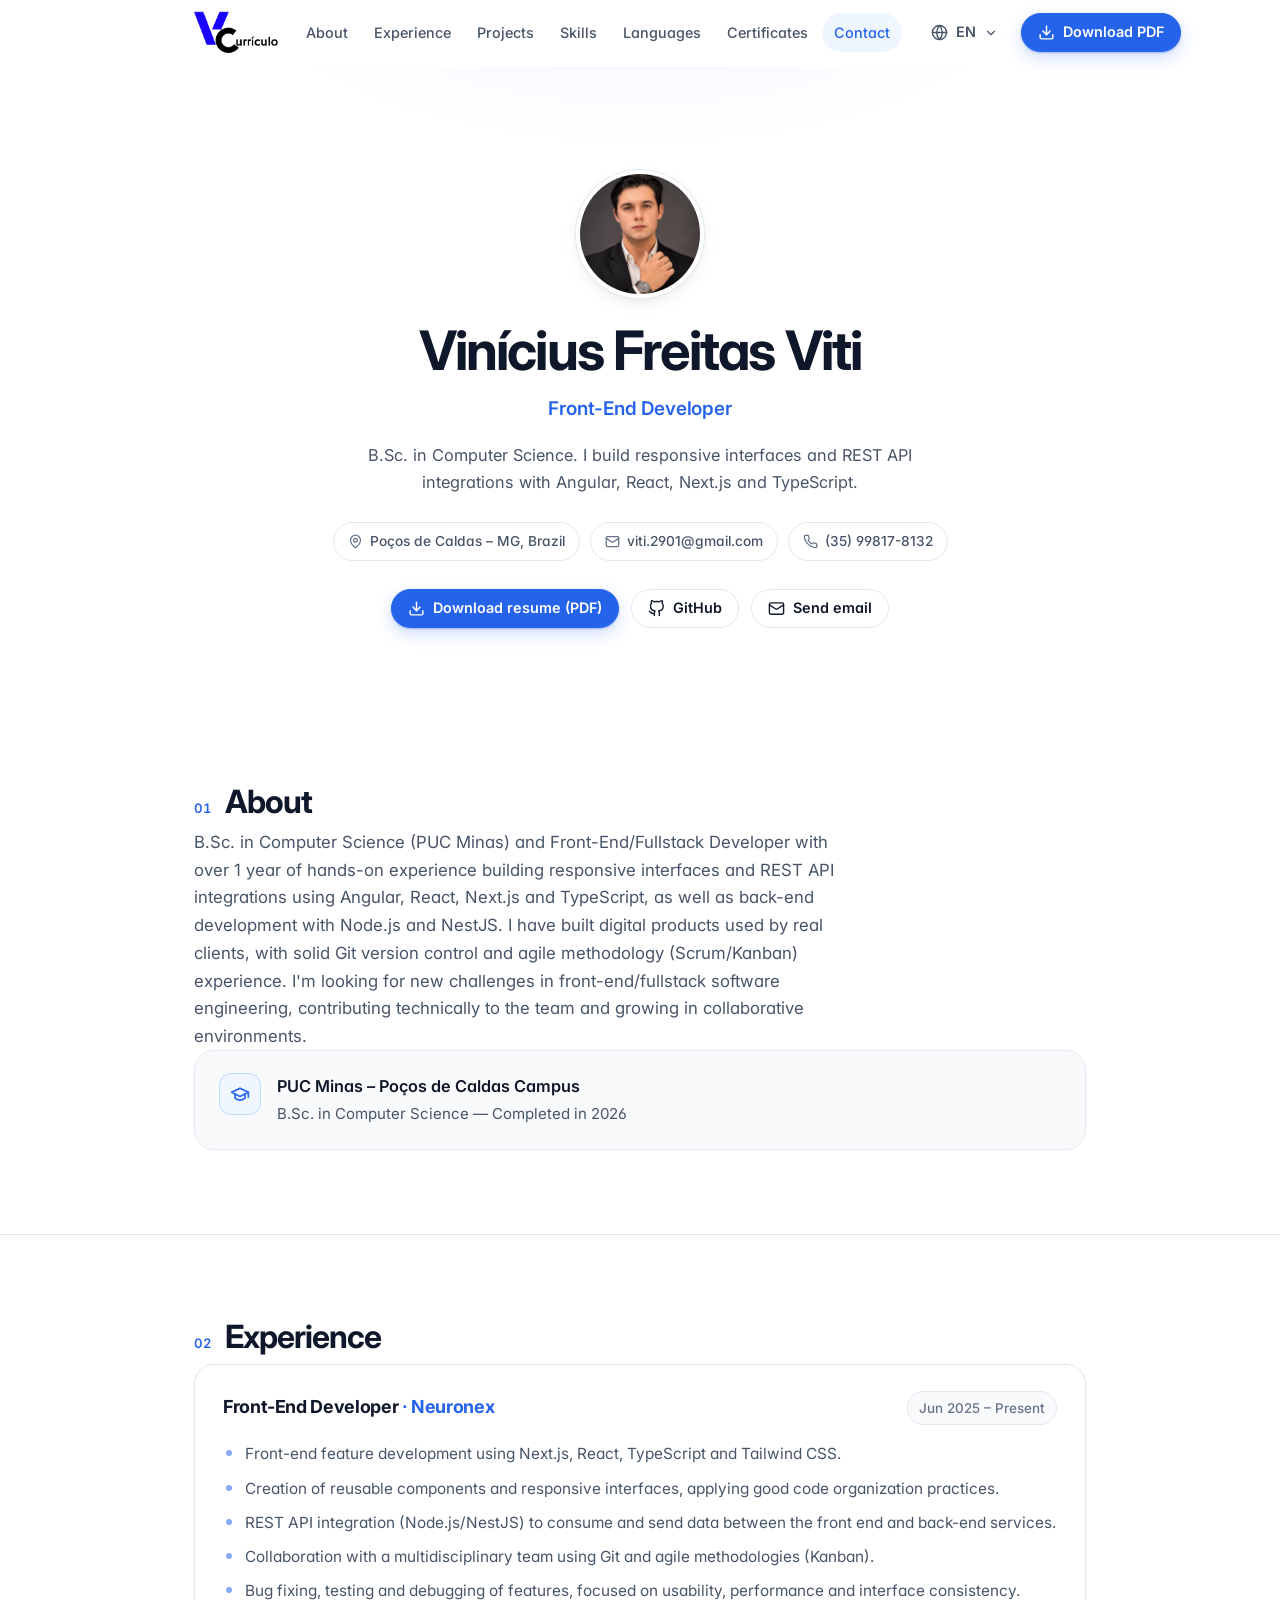
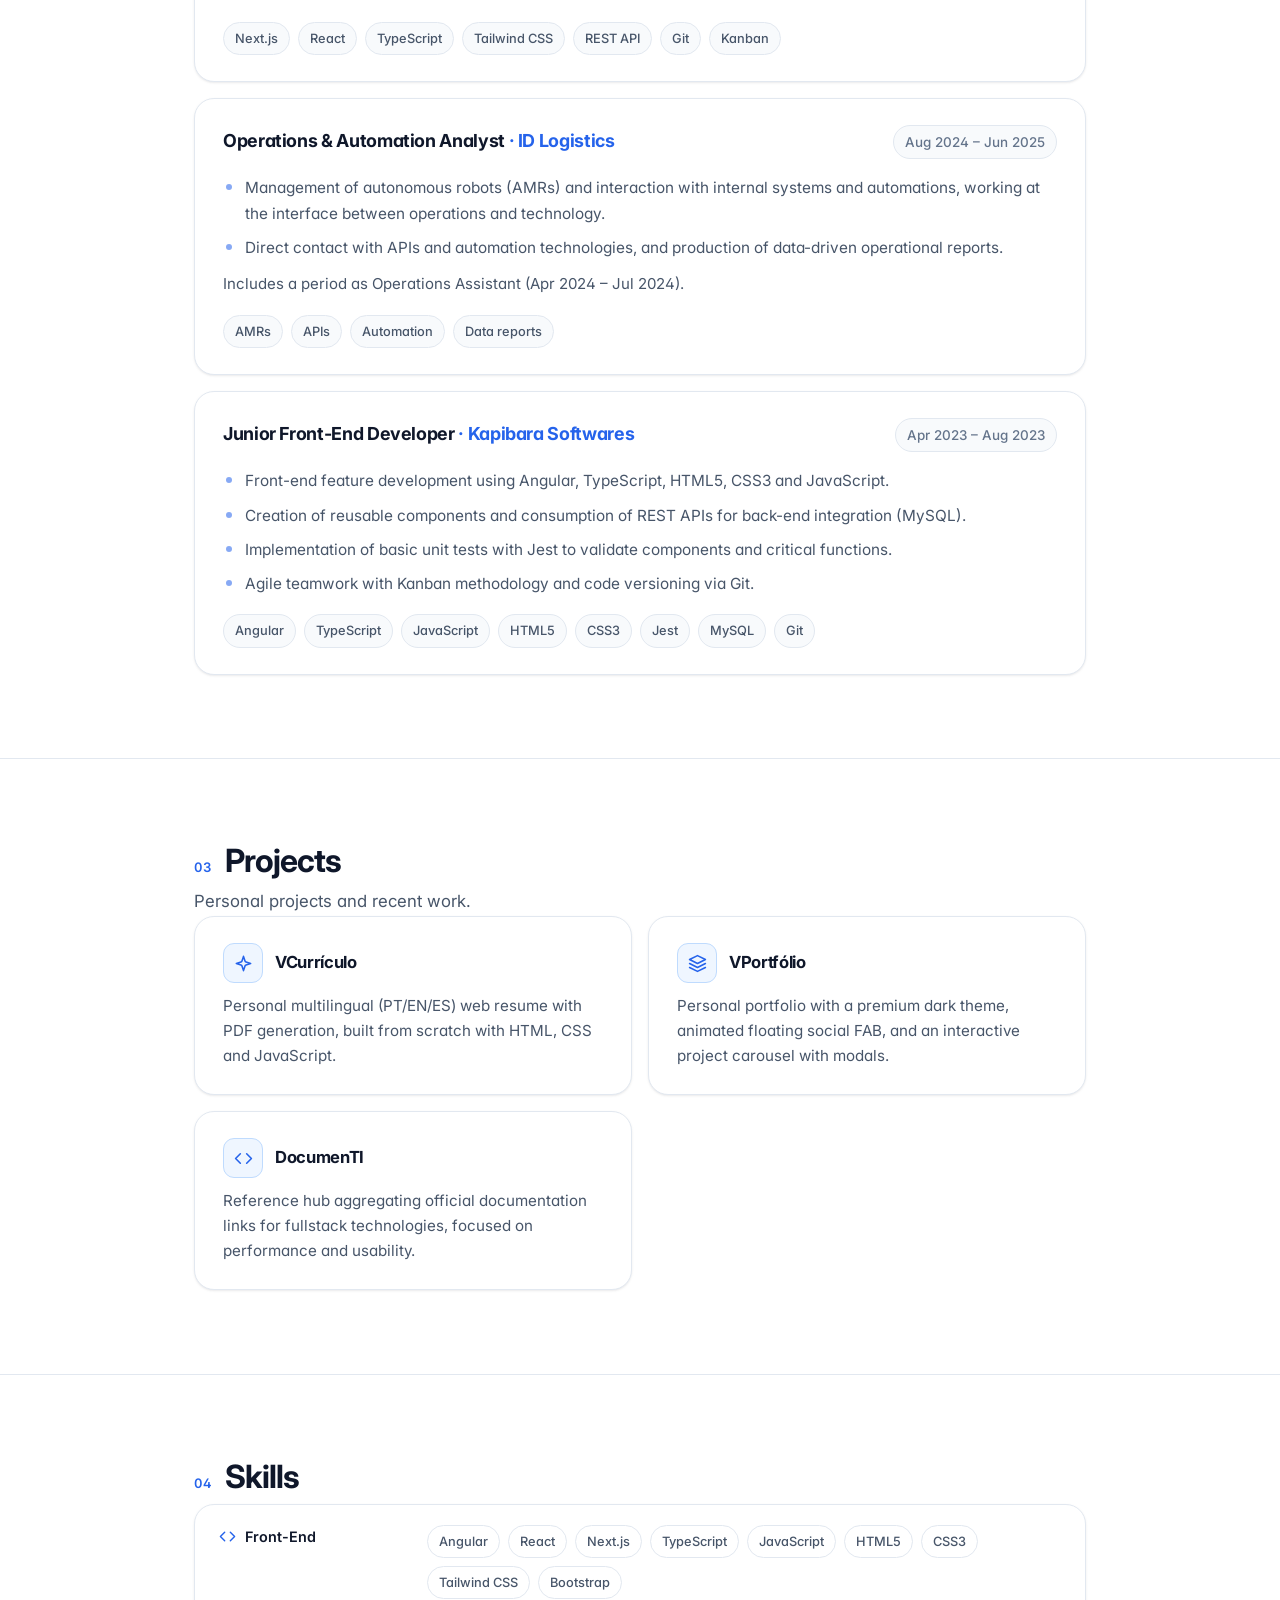
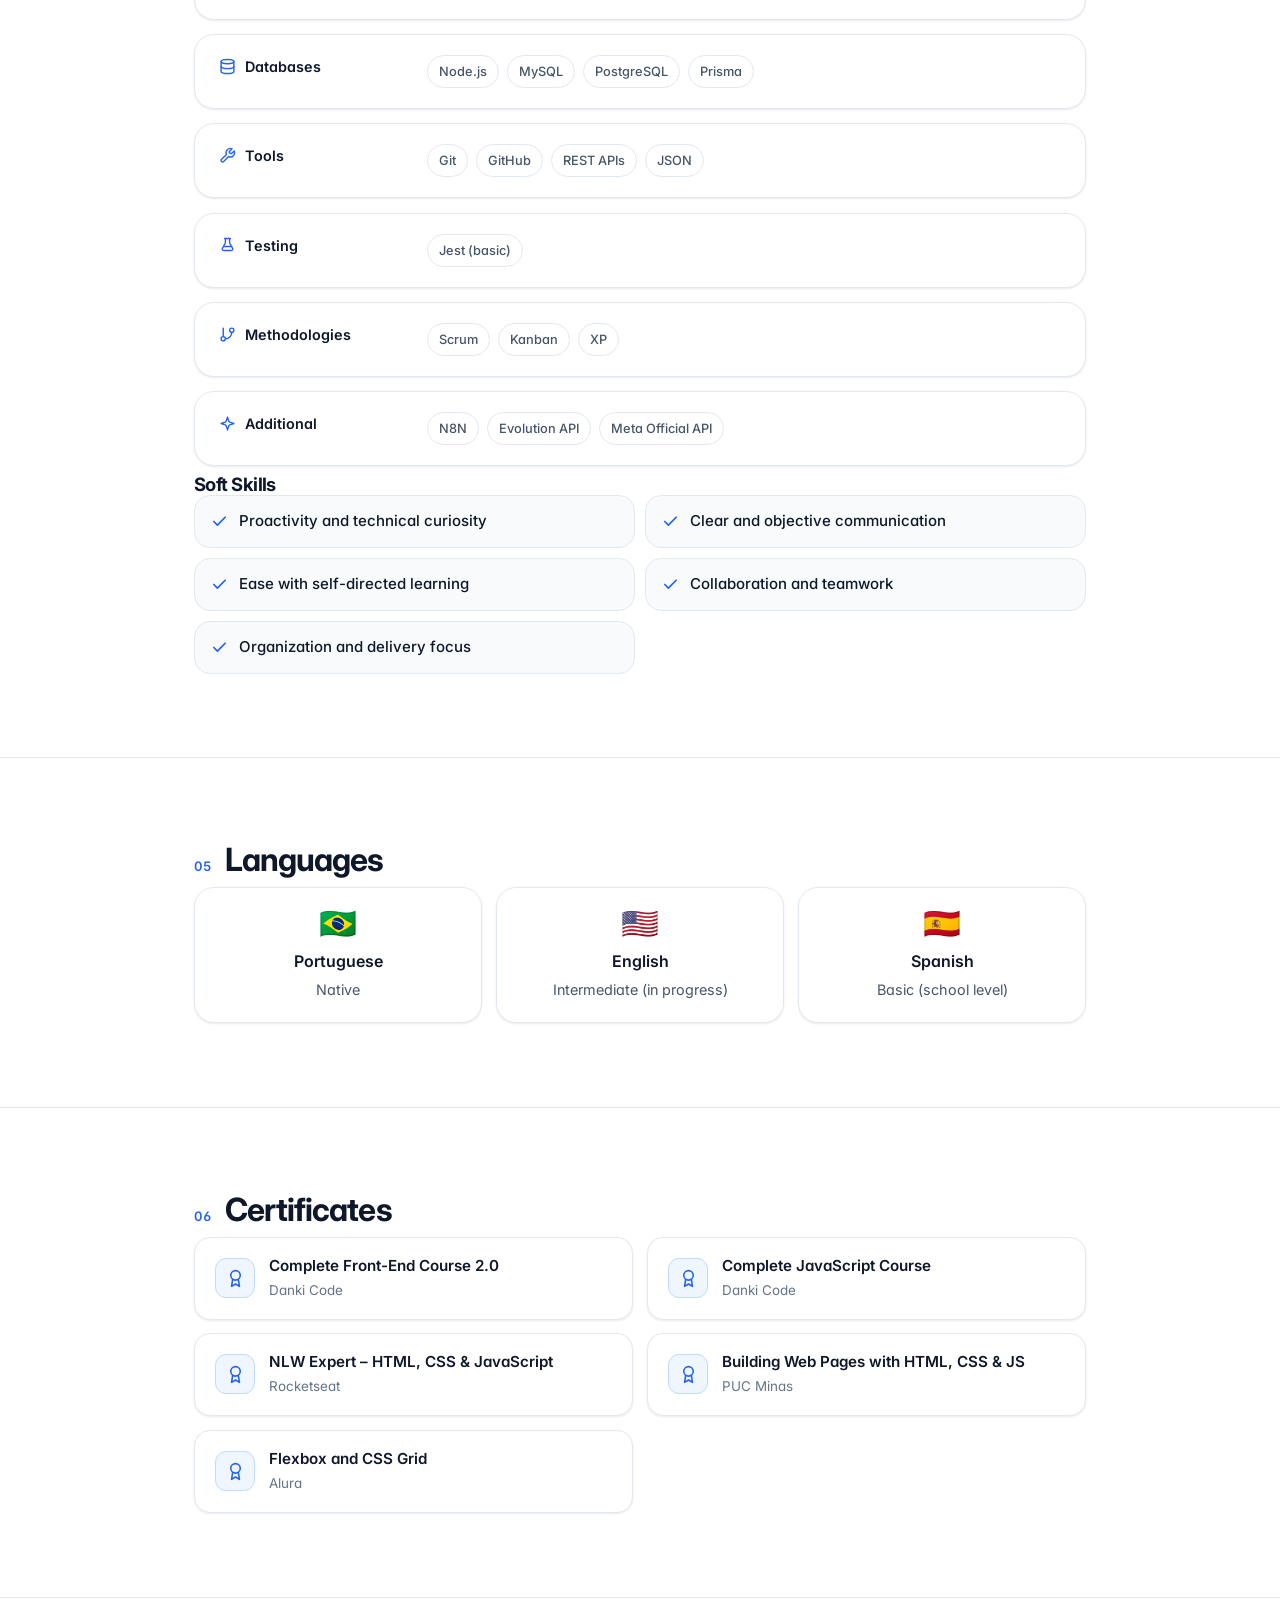
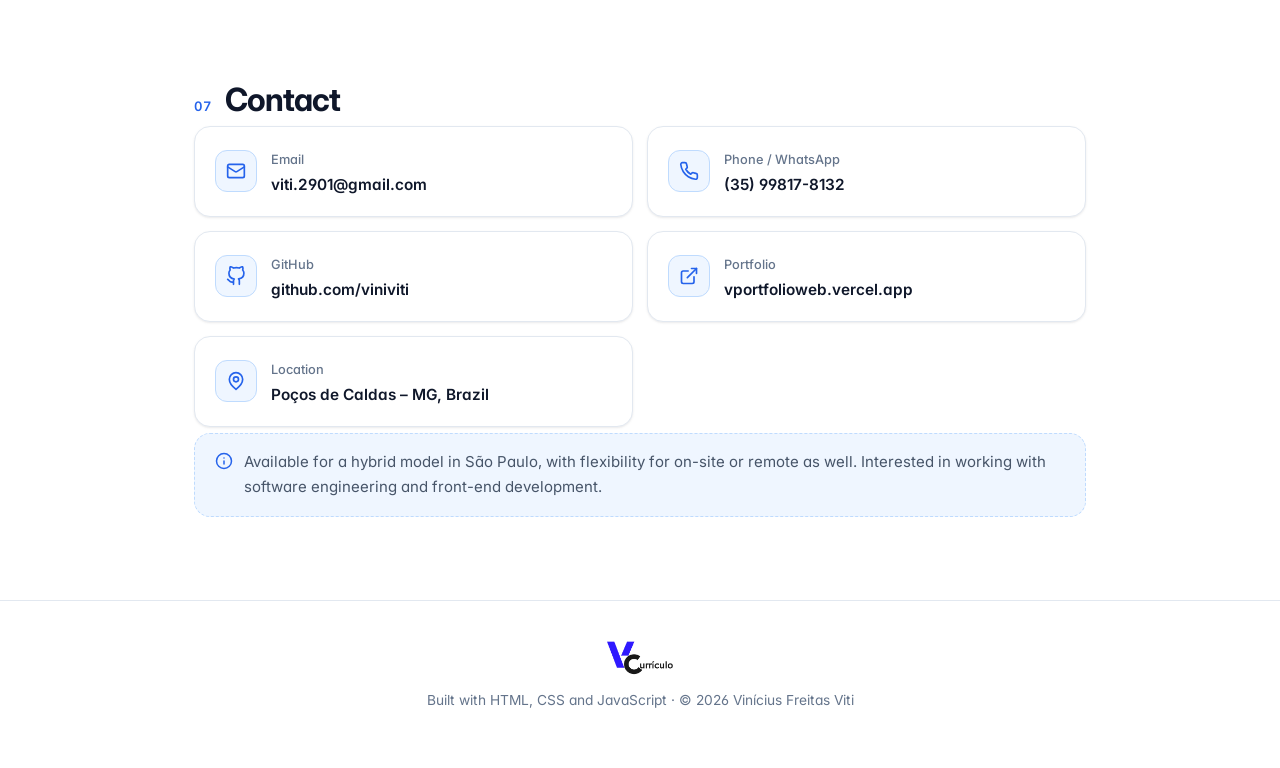
<file: index.html>
<!DOCTYPE html>
<html lang="pt-BR">

<head>
  <meta charset="UTF-8" />
  <meta name="viewport" content="width=device-width, initial-scale=1.0" />
  <meta name="theme-color" content="#ffffff" />

  <title>Vinícius Freitas Viti — Desenvolvedor Front-End</title>
  <meta name="description"
    content="Currículo de Vinícius Freitas Viti, Desenvolvedor Front-End (Angular, React, Next.js, TypeScript). Bacharel em Ciência da Computação pela PUC Minas." />
  <meta name="author" content="Vinícius Freitas Viti" />
  <link rel="canonical" href="https://vcurriculoweb.vercel.app/" />

  <!-- Open Graph -->
  <meta property="og:type" content="website" />
  <meta property="og:locale" content="pt_BR" />
  <meta property="og:site_name" content="VCurrículo" />
  <meta property="og:title" content="Vinícius Freitas Viti — Desenvolvedor Front-End" />
  <meta property="og:description"
    content="Desenvolvedor Front-End (Angular · React · Next.js · TypeScript). Bacharel em Ciência da Computação — PUC Minas." />
  <meta property="og:url" content="https://vcurriculoweb.vercel.app/" />
  <meta property="og:image" content="https://vcurriculoweb.vercel.app/image/logoG-prt.png" />

  <!-- Twitter -->
  <meta name="twitter:card" content="summary_large_image" />
  <meta name="twitter:title" content="Vinícius Freitas Viti — Desenvolvedor Front-End" />
  <meta name="twitter:description"
    content="Desenvolvedor Front-End (Angular · React · Next.js · TypeScript). Bacharel em Ciência da Computação — PUC Minas." />
  <meta name="twitter:image" content="https://vcurriculoweb.vercel.app/image/logoG-prt.png" />

  <!-- Favicons / manifest -->
  <link rel="shortcut icon" href="./favicon_io/favicon.ico" type="image/x-icon" />
  <link rel="icon" type="image/png" sizes="32x32" href="./favicon_io/favicon-32x32.png" />
  <link rel="icon" type="image/png" sizes="16x16" href="./favicon_io/favicon-16x16.png" />
  <link rel="apple-touch-icon" href="./favicon_io/apple-touch-icon.png" />
  <link rel="manifest" href="./favicon_io/site.webmanifest" />

  <!-- Tipografia Inter -->
  <link rel="preconnect" href="https://fonts.googleapis.com" />
  <link rel="preconnect" href="https://fonts.gstatic.com" crossorigin />
  <link href="https://fonts.googleapis.com/css2?family=Inter:wght@400;500;600;700&display=swap" rel="stylesheet" />

  <link rel="stylesheet" href="style.css" />
  <noscript>
    <style>
      .reveal {
        opacity: 1 !important;
        transform: none !important;
      }
    </style>
  </noscript>
</head>

<body>
  <a class="skip-link" href="#conteudo" data-i18n="a11y.skip">Pular para o conteúdo</a>

  <!-- ===== Sprite de ícones (Lucide) ===== -->
  <svg width="0" height="0" style="position: absolute" aria-hidden="true">
    <symbol id="i-download" viewBox="0 0 24 24" fill="none" stroke="currentColor" stroke-width="2"
      stroke-linecap="round" stroke-linejoin="round">
      <path d="M21 15v4a2 2 0 0 1-2 2H5a2 2 0 0 1-2-2v-4" />
      <polyline points="7 10 12 15 17 10" />
      <line x1="12" x2="12" y1="15" y2="3" />
    </symbol>
    <symbol id="i-github" viewBox="0 0 24 24" fill="none" stroke="currentColor" stroke-width="2" stroke-linecap="round"
      stroke-linejoin="round">
      <path
        d="M9 19c-5 1.5-5-2.5-7-3m14 6v-3.87a3.37 3.37 0 0 0-.94-2.61c3.14-.35 6.44-1.54 6.44-7A5.44 5.44 0 0 0 20 4.77 5.07 5.07 0 0 0 19.91 1S18.73.65 16 2.48a13.38 13.38 0 0 0-7 0C6.27.65 5.09 1 5.09 1A5.07 5.07 0 0 0 5 4.77a5.44 5.44 0 0 0-1.5 3.78c0 5.42 3.3 6.61 6.44 7A3.37 3.37 0 0 0 9 18.13V22" />
    </symbol>
    <symbol id="i-mail" viewBox="0 0 24 24" fill="none" stroke="currentColor" stroke-width="2" stroke-linecap="round"
      stroke-linejoin="round">
      <rect width="20" height="16" x="2" y="4" rx="2" />
      <path d="m22 7-8.97 5.7a1.94 1.94 0 0 1-2.06 0L2 7" />
    </symbol>
    <symbol id="i-pin" viewBox="0 0 24 24" fill="none" stroke="currentColor" stroke-width="2" stroke-linecap="round"
      stroke-linejoin="round">
      <path d="M20 10c0 6-8 12-8 12s-8-6-8-12a8 8 0 0 1 16 0Z" />
      <circle cx="12" cy="10" r="3" />
    </symbol>
    <symbol id="i-phone" viewBox="0 0 24 24" fill="none" stroke="currentColor" stroke-width="2" stroke-linecap="round"
      stroke-linejoin="round">
      <path
        d="M22 16.92v3a2 2 0 0 1-2.18 2 19.79 19.79 0 0 1-8.63-3.07 19.5 19.5 0 0 1-6-6 19.79 19.79 0 0 1-3.07-8.67A2 2 0 0 1 4.11 2h3a2 2 0 0 1 2 1.72 12.84 12.84 0 0 0 .7 2.81 2 2 0 0 1-.45 2.11L8.09 9.91a16 16 0 0 0 6 6l1.27-1.27a2 2 0 0 1 2.11-.45 12.84 12.84 0 0 0 2.81.7A2 2 0 0 1 22 16.92z" />
    </symbol>
    <symbol id="i-cap" viewBox="0 0 24 24" fill="none" stroke="currentColor" stroke-width="2" stroke-linecap="round"
      stroke-linejoin="round">
      <path d="M22 10v6" />
      <path d="M2 10l10-5 10 5-10 5z" />
      <path d="M6 12v5c3 3 9 3 12 0v-5" />
    </symbol>
    <symbol id="i-layers" viewBox="0 0 24 24" fill="none" stroke="currentColor" stroke-width="2" stroke-linecap="round"
      stroke-linejoin="round">
      <polygon points="12 2 2 7 12 12 22 7 12 2" />
      <polyline points="2 17 12 22 22 17" />
      <polyline points="2 12 12 17 22 12" />
    </symbol>
    <symbol id="i-code" viewBox="0 0 24 24" fill="none" stroke="currentColor" stroke-width="2" stroke-linecap="round"
      stroke-linejoin="round">
      <polyline points="16 18 22 12 16 6" />
      <polyline points="8 6 2 12 8 18" />
    </symbol>
    <symbol id="i-db" viewBox="0 0 24 24" fill="none" stroke="currentColor" stroke-width="2" stroke-linecap="round"
      stroke-linejoin="round">
      <ellipse cx="12" cy="5" rx="9" ry="3" />
      <path d="M3 5v14a9 3 0 0 0 18 0V5" />
      <path d="M3 12a9 3 0 0 0 18 0" />
    </symbol>
    <symbol id="i-wrench" viewBox="0 0 24 24" fill="none" stroke="currentColor" stroke-width="2" stroke-linecap="round"
      stroke-linejoin="round">
      <path
        d="M14.7 6.3a1 1 0 0 0 0 1.4l1.6 1.6a1 1 0 0 0 1.4 0l3.77-3.77a6 6 0 0 1-7.94 7.94l-6.91 6.91a2.12 2.12 0 0 1-3-3l6.91-6.91a6 6 0 0 1 7.94-7.94l-3.76 3.76z" />
    </symbol>
    <symbol id="i-flask" viewBox="0 0 24 24" fill="none" stroke="currentColor" stroke-width="2" stroke-linecap="round"
      stroke-linejoin="round">
      <path d="M9 2v6.5L4.8 16A2 2 0 0 0 6.5 19h11a2 2 0 0 0 1.7-3L15 8.5V2" />
      <path d="M8 2h8" />
      <path d="M7.5 13.5h9" />
    </symbol>
    <symbol id="i-branch" viewBox="0 0 24 24" fill="none" stroke="currentColor" stroke-width="2" stroke-linecap="round"
      stroke-linejoin="round">
      <line x1="6" x2="6" y1="3" y2="15" />
      <circle cx="18" cy="6" r="3" />
      <circle cx="6" cy="18" r="3" />
      <path d="M18 9a9 9 0 0 1-9 9" />
    </symbol>
    <symbol id="i-sparkles" viewBox="0 0 24 24" fill="none" stroke="currentColor" stroke-width="2"
      stroke-linecap="round" stroke-linejoin="round">
      <path
        d="m12 3-1.9 5.8a2 2 0 0 1-1.3 1.3L3 12l5.8 1.9a2 2 0 0 1 1.3 1.3L12 21l1.9-5.8a2 2 0 0 1 1.3-1.3L21 12l-5.8-1.9a2 2 0 0 1-1.3-1.3z" />
    </symbol>
    <symbol id="i-check" viewBox="0 0 24 24" fill="none" stroke="currentColor" stroke-width="2.4" stroke-linecap="round"
      stroke-linejoin="round">
      <polyline points="20 6 9 17 4 12" />
    </symbol>
    <symbol id="i-award" viewBox="0 0 24 24" fill="none" stroke="currentColor" stroke-width="2" stroke-linecap="round"
      stroke-linejoin="round">
      <circle cx="12" cy="8" r="6" />
      <path d="M15.477 12.89 17 22l-5-3-5 3 1.523-9.11" />
    </symbol>
    <symbol id="i-globe" viewBox="0 0 24 24" fill="none" stroke="currentColor" stroke-width="2" stroke-linecap="round"
      stroke-linejoin="round">
      <circle cx="12" cy="12" r="10" />
      <path d="M2 12h20" />
      <path d="M12 2a15.3 15.3 0 0 1 4 10 15.3 15.3 0 0 1-4 10 15.3 15.3 0 0 1-4-10 15.3 15.3 0 0 1 4-10z" />
    </symbol>
    <symbol id="i-external" viewBox="0 0 24 24" fill="none" stroke="currentColor" stroke-width="2"
      stroke-linecap="round" stroke-linejoin="round">
      <path d="M15 3h6v6" />
      <path d="M10 14 21 3" />
      <path d="M18 13v6a2 2 0 0 1-2 2H5a2 2 0 0 1-2-2V8a2 2 0 0 1 2-2h6" />
    </symbol>
    <symbol id="i-menu" viewBox="0 0 24 24" fill="none" stroke="currentColor" stroke-width="2" stroke-linecap="round"
      stroke-linejoin="round">
      <line x1="4" x2="20" y1="6" y2="6" />
      <line x1="4" x2="20" y1="12" y2="12" />
      <line x1="4" x2="20" y1="18" y2="18" />
    </symbol>
    <symbol id="i-info" viewBox="0 0 24 24" fill="none" stroke="currentColor" stroke-width="2" stroke-linecap="round"
      stroke-linejoin="round">
      <circle cx="12" cy="12" r="10" />
      <path d="M12 16v-4" />
      <path d="M12 8h.01" />
    </symbol>
    <symbol id="i-chevron" viewBox="0 0 24 24" fill="none" stroke="currentColor" stroke-width="2" stroke-linecap="round"
      stroke-linejoin="round">
      <path d="m6 9 6 6 6-6" />
    </symbol>
    <symbol id="i-briefcase" viewBox="0 0 24 24" fill="none" stroke="currentColor" stroke-width="2"
      stroke-linecap="round" stroke-linejoin="round">
      <rect width="20" height="14" x="2" y="7" rx="2" />
      <path d="M16 21V5a2 2 0 0 0-2-2h-4a2 2 0 0 0-2 2v16" />
    </symbol>
  </svg>

  <!-- ===== Navbar ===== -->
  <nav class="nav" id="nav" aria-label="Navegação principal">
    <div class="container nav__inner">
      <a class="nav__brand" href="#inicio" aria-label="VCurrículo — Vinícius Freitas Viti, início">
        <img class="nav__logo" src="./image/logoG-prt.png" alt="VCurrículo" />
      </a>

      <div class="nav__links" id="navLinks">
        <a href="#sobre" data-i18n="nav.about">Sobre</a>
        <a href="#experiencia" data-i18n="nav.experience">Experiência</a>
        <a href="#projetos" data-i18n="nav.projects">Projetos</a>
        <a href="#skills" data-i18n="nav.skills">Skills</a>
        <a href="#idiomas" data-i18n="nav.languages">Idiomas</a>
        <a href="#certificados" data-i18n="nav.certificates">Certificados</a>
        <a href="#contato" data-i18n="nav.contact">Contato</a>
      </div>

      <div class="nav__actions">
        <div class="lang" id="lang" data-open="false">
          <button class="btn btn--ghost lang__btn" id="langBtn" aria-haspopup="listbox" aria-expanded="false"
            aria-label="Selecionar idioma">
            <svg class="icon" aria-hidden="true">
              <use href="#i-globe" />
            </svg>
            <span id="langCurrent" class="nav__label-desktop">PT</span>
            <svg class="icon" aria-hidden="true" style="width: 14px; height: 14px">
              <use href="#i-chevron" />
            </svg>
          </button>
          <ul class="lang__menu" id="langMenu" role="listbox" aria-label="Idiomas">
            <li role="option" data-lang="pt-BR" aria-selected="true"><span class="lang__flag">🇧🇷</span> Português</li>
            <li role="option" data-lang="en" aria-selected="false"><span class="lang__flag">🇺🇸</span> English</li>
            <li role="option" data-lang="es" aria-selected="false"><span class="lang__flag">🇪🇸</span> Español</li>
          </ul>
        </div>

        <button class="btn btn--primary" id="navDownload" type="button" aria-label="Baixar currículo em PDF">
          <svg class="icon" aria-hidden="true">
            <use href="#i-download" />
          </svg>
          <span class="nav__label-desktop" data-i18n="nav.download">Baixar PDF</span>
        </button>

        <button class="nav__toggle" id="navToggle" aria-label="Abrir menu" aria-expanded="false"
          aria-controls="navLinks">
          <svg class="icon" aria-hidden="true">
            <use href="#i-menu" />
          </svg>
        </button>
      </div>
    </div>
  </nav>

  <main id="conteudo">
    <!-- ===== Hero ===== -->
    <header class="hero" id="inicio">
      <div class="container">
        <img class="hero__photo reveal" src="./image/fotoLinkedIn.png" alt="Foto de perfil de Vinícius Freitas Viti"
          width="128" height="128" />
        <h1 class="hero__name reveal">Vinícius Freitas Viti</h1>
        <p class="hero__role reveal" data-i18n="hero.role">Desenvolvedor Front-End</p>
        <p class="hero__tagline reveal" data-i18n="hero.tagline">
          Bacharel em Ciência da Computação. Construo interfaces responsivas e
          integração com APIs REST usando Angular, React, Next.js e TypeScript.
        </p>

        <div class="hero__contact reveal">
          <a class="chip" href="https://maps.google.com/?q=Poços+de+Caldas+MG" target="_blank" rel="noopener">
            <svg class="icon" aria-hidden="true">
              <use href="#i-pin" />
            </svg>
            <span data-i18n="hero.location">Poços de Caldas – MG, Brasil</span>
          </a>
          <a class="chip" href="mailto:viti.2901@gmail.com">
            <svg class="icon" aria-hidden="true">
              <use href="#i-mail" />
            </svg>
            viti.2901@gmail.com
          </a>
          <a class="chip" href="https://wa.me/5535998178132" target="_blank" rel="noopener">
            <svg class="icon" aria-hidden="true">
              <use href="#i-phone" />
            </svg>
            (35) 99817-8132
          </a>
        </div>

        <div class="hero__cta reveal">
          <button class="btn btn--primary" id="heroDownload" type="button">
            <svg class="icon" aria-hidden="true">
              <use href="#i-download" />
            </svg>
            <span data-i18n="hero.cta.download">Baixar currículo (PDF)</span>
          </button>
          <a class="btn btn--outline" href="https://github.com/viniviti" target="_blank" rel="noopener">
            <svg class="icon" aria-hidden="true">
              <use href="#i-github" />
            </svg>
            GitHub
          </a>
          <a class="btn btn--outline" href="mailto:viti.2901@gmail.com">
            <svg class="icon" aria-hidden="true">
              <use href="#i-mail" />
            </svg>
            <span data-i18n="hero.cta.email">Enviar e-mail</span>
          </a>
        </div>
      </div>
    </header>

    <!-- ===== Sobre ===== -->
    <section class="section" id="sobre" aria-labelledby="sobre-title">
      <div class="container">
        <div class="section__head reveal">
          <span class="section__num">01</span>
          <h2 class="section__title" id="sobre-title" data-i18n="nav.about">Sobre</h2>
        </div>
        <p class="section__lead reveal" data-i18n="about.lead">
          Bacharel em Ciência da Computação (PUC Minas), com experiência prática em
          desenvolvimento front-end utilizando Angular, React, TypeScript e JavaScript.
          Atuei na construção de interfaces responsivas, componentização e integração
          com APIs REST em produtos digitais utilizados por clientes reais. Tenho
          familiaridade com lógica de programação, versionamento em Git e metodologias
          ágeis (Scrum/Kanban), e busco uma posição júnior em engenharia de software
          front-end onde eu possa aplicar e aprofundar esses conhecimentos, contribuir
          com o time de desenvolvimento e evoluir tecnicamente em um ambiente colaborativo.
        </p>

        <div class="edu reveal">
          <span class="edu__icon"><svg class="icon" aria-hidden="true">
              <use href="#i-cap" />
            </svg></span>
          <div>
            <p class="edu__title" data-i18n="about.eduTitle">PUC Minas – Campus Poços de Caldas</p>
            <p class="edu__meta" data-i18n="about.eduMeta">Bacharelado em Ciência da Computação — Concluído em 2026</p>
          </div>
        </div>
      </div>
    </section>

    <!-- ===== Experiência ===== -->
    <section class="section" id="experiencia" aria-labelledby="exp-title">
      <div class="container">
        <div class="section__head reveal">
          <span class="section__num">02</span>
          <h2 class="section__title" id="exp-title" data-i18n="nav.experience">Experiência</h2>
        </div>

        <div class="stack">
          <!-- Neuronex -->
          <article class="card job reveal">
            <div class="job__top">
              <h3 class="job__title">
                <span data-i18n="exp.j1.title">Desenvolvedor Front-End</span>
                <span class="job__company">· Neuronex</span>
              </h3>
              <span class="job__date" data-i18n="exp.j1.date">Jun 2025 – Atualmente</span>
            </div>
            <ul class="job__list">
              <li data-i18n="exp.j1.a">Desenvolvimento de funcionalidades front-end utilizando Next.js, React,
                TypeScript e Tailwind CSS.</li>
              <li data-i18n="exp.j1.b">Criação de componentes reutilizáveis e interfaces responsivas, aplicando boas
                práticas de organização de código.</li>
              <li data-i18n="exp.j1.c">Integração com APIs REST para consumo e envio de dados entre front-end e serviços
                de back-end.</li>
              <li data-i18n="exp.j1.d">Colaboração com equipe multidisciplinar utilizando Git e metodologias ágeis
                (Kanban).</li>
              <li data-i18n="exp.j1.e">Correção de bugs e participação na evolução contínua do produto, com foco em
                usabilidade e consistência da interface.</li>
            </ul>
            <div class="tags">
              <span class="tag">Next.js</span><span class="tag">React</span><span class="tag">TypeScript</span><span
                class="tag">Tailwind CSS</span><span class="tag">REST API</span><span class="tag">Git</span><span
                class="tag">Kanban</span>
            </div>
          </article>

          <!-- ID Logistics -->
          <article class="card job reveal">
            <div class="job__top">
              <h3 class="job__title">
                <span data-i18n="exp.j2.title">Analista Operacional &amp; Automações</span>
                <span class="job__company">· ID Logistics</span>
              </h3>
              <span class="job__date" data-i18n="exp.j2.date">Ago 2024 – Jun 2025</span>
            </div>
            <ul class="job__list">
              <li data-i18n="exp.j2.a">Gestão de robôs autônomos (AMRs) e interação com sistemas internos e automações,
                atuando na interface entre operação e tecnologia.</li>
              <li data-i18n="exp.j2.b">Contato direto com APIs e tecnologias de automação, e produção de relatórios
                operacionais orientados a dados.</li>
            </ul>
            <p class="edu__meta" style="margin-top: 12px" data-i18n="exp.j2.note">Inclui período como Auxiliar
              Operacional (Abr 2024 – Jul 2024).</p>
            <div class="tags">
              <span class="tag">AMRs</span><span class="tag">APIs</span><span class="tag"
                data-i18n="exp.j2.t1">Automação</span><span class="tag" data-i18n="exp.j2.t2">Relatórios de dados</span>
            </div>
          </article>

          <!-- Kapibara -->
          <article class="card job reveal">
            <div class="job__top">
              <h3 class="job__title">
                <span data-i18n="exp.j3.title">Desenvolvedor Front-End Júnior</span>
                <span class="job__company">· Kapibara Softwares</span>
              </h3>
              <span class="job__date" data-i18n="exp.j3.date">Abr 2023 – Ago 2023</span>
            </div>
            <ul class="job__list">
              <li data-i18n="exp.j3.a">Desenvolvimento de funcionalidades front-end utilizando Angular, TypeScript,
                HTML5, CSS3 e JavaScript.</li>
              <li data-i18n="exp.j3.b">Criação de componentes reutilizáveis e consumo de APIs REST para integração com o
                back-end (MySQL).</li>
              <li data-i18n="exp.j3.c">Implementação de testes unitários básicos com Jest para validar componentes e
                funções críticas.</li>
              <li data-i18n="exp.j3.d">Trabalho em equipe ágil com metodologia Kanban e versionamento de código via Git.
              </li>
            </ul>
            <div class="tags">
              <span class="tag">Angular</span><span class="tag">TypeScript</span><span
                class="tag">JavaScript</span><span class="tag">HTML5</span><span class="tag">CSS3</span><span
                class="tag">Jest</span><span class="tag">MySQL</span><span class="tag">Git</span>
            </div>
          </article>
        </div>
      </div>
    </section>

    <!-- ===== Projetos ===== -->
    <section class="section" id="projetos" aria-labelledby="proj-title">
      <div class="container">
        <div class="section__head reveal">
          <span class="section__num">03</span>
          <h2 class="section__title" id="proj-title" data-i18n="nav.projects">Projetos</h2>
        </div>
        <p class="section__lead reveal" data-i18n="proj.lead">Projetos e experiência acadêmica.</p>

        <div class="grid-2">
          <article class="card project reveal">
            <div class="project__head">
              <span class="project__icon"><svg class="icon" aria-hidden="true">
                  <use href="#i-sparkles" />
                </svg></span>
              <h3 class="project__title" data-i18n="proj.p1.title">Fator S Agita | PUC Minas + SEBRAE</h3>
            </div>
            <p class="project__desc" data-i18n="proj.p1.desc">Participação em programa de desenvolvimento de startups,
              com foco em inovação e modelo de negócios.</p>
          </article>

          <article class="card project reveal">
            <div class="project__head">
              <span class="project__icon"><svg class="icon" aria-hidden="true">
                  <use href="#i-layers" />
                </svg></span>
              <h3 class="project__title" data-i18n="proj.p2.title">Visualização BIM com Realidade Misturada</h3>
            </div>
            <p class="project__desc" data-i18n="proj.p2.desc">Projeto de tecnologia imersiva com Unity e APIs BIM.</p>
          </article>

          <article class="card project reveal">
            <div class="project__head">
              <span class="project__icon"><svg class="icon" aria-hidden="true">
                  <use href="#i-code" />
                </svg></span>
              <h3 class="project__title" data-i18n="proj.p3.title">App e Vaso Inteligente para Plantas | PUCTec 2024
              </h3>
            </div>
            <p class="project__desc" data-i18n="proj.p3.desc">Solução IoT com Arduino, apresentada em feira de inovação
              acadêmica.</p>
          </article>
        </div>
      </div>
    </section>

    <!-- ===== Skills ===== -->
    <section class="section" id="skills" aria-labelledby="skills-title">
      <div class="container">
        <div class="section__head reveal">
          <span class="section__num">04</span>
          <h2 class="section__title" id="skills-title" data-i18n="nav.skills">Skills</h2>
        </div>

        <div class="skills">
          <div class="skillcat reveal">
            <span class="skillcat__label"><svg class="icon" aria-hidden="true">
                <use href="#i-code" />
              </svg><span data-i18n="skills.frontend">Front-End</span></span>
            <div class="skillcat__tags">
              <span class="tag">Angular</span><span class="tag">React</span><span class="tag">Next.js</span><span
                class="tag">TypeScript</span><span class="tag">JavaScript</span><span class="tag">HTML5</span><span
                class="tag">CSS3</span><span class="tag">Tailwind CSS</span><span class="tag">Bootstrap</span>
            </div>
          </div>
          <div class="skillcat reveal">
            <span class="skillcat__label"><svg class="icon" aria-hidden="true">
                <use href="#i-db" />
              </svg><span data-i18n="skills.database">Banco de Dados</span></span>
            <div class="skillcat__tags">
              <span class="tag">Node.js</span><span class="tag">MySQL</span><span class="tag">PostgreSQL</span><span class="tag">Prisma</span>
            </div>
          </div>
          <div class="skillcat reveal">
            <span class="skillcat__label"><svg class="icon" aria-hidden="true">
                <use href="#i-wrench" />
              </svg><span data-i18n="skills.tools">Ferramentas</span></span>
            <div class="skillcat__tags">
              <span class="tag">Git</span><span class="tag">GitHub</span><span class="tag">REST APIs</span><span
                class="tag">JSON</span>
            </div>
          </div>
          <div class="skillcat reveal">
            <span class="skillcat__label"><svg class="icon" aria-hidden="true">
                <use href="#i-flask" />
              </svg><span data-i18n="skills.testing">Testes</span></span>
            <div class="skillcat__tags">
              <span class="tag" data-i18n="skills.jest">Jest (nível básico)</span>
            </div>
          </div>
          <div class="skillcat reveal">
            <span class="skillcat__label"><svg class="icon" aria-hidden="true">
                <use href="#i-branch" />
              </svg><span data-i18n="skills.methods">Metodologias</span></span>
            <div class="skillcat__tags">
              <span class="tag">Scrum</span><span class="tag">Kanban</span><span class="tag">XP</span>
            </div>
          </div>
          <div class="skillcat reveal">
            <span class="skillcat__label"><svg class="icon" aria-hidden="true">
                <use href="#i-sparkles" />
              </svg><span data-i18n="skills.extra">Complementar</span></span>
            <div class="skillcat__tags">
              <span class="tag">N8N</span><span class="tag">Evolution API</span><span class="tag"
                data-i18n="skills.meta">API Oficial da Meta</span>
            </div>
          </div>
        </div>

        <h3 class="section__title" style="font-size: 1.15rem; margin-top: 8px" data-i18n="skills.softTitle">Soft Skills
        </h3>
        <div class="softgrid">
          <div class="soft reveal"><svg class="icon" aria-hidden="true">
              <use href="#i-check" />
            </svg><span data-i18n="soft.s1">Proatividade e curiosidade técnica</span></div>
          <div class="soft reveal"><svg class="icon" aria-hidden="true">
              <use href="#i-check" />
            </svg><span data-i18n="soft.s2">Comunicação clara e objetiva</span></div>
          <div class="soft reveal"><svg class="icon" aria-hidden="true">
              <use href="#i-check" />
            </svg><span data-i18n="soft.s3">Facilidade com aprendizado autônomo</span></div>
          <div class="soft reveal"><svg class="icon" aria-hidden="true">
              <use href="#i-check" />
            </svg><span data-i18n="soft.s4">Colaboração e trabalho em equipe</span></div>
          <div class="soft reveal"><svg class="icon" aria-hidden="true">
              <use href="#i-check" />
            </svg><span data-i18n="soft.s5">Organização e foco em entrega</span></div>
        </div>
      </div>
    </section>

    <!-- ===== Idiomas ===== -->
    <section class="section" id="idiomas" aria-labelledby="idiomas-title">
      <div class="container">
        <div class="section__head reveal">
          <span class="section__num">05</span>
          <h2 class="section__title" id="idiomas-title" data-i18n="nav.languages">Idiomas</h2>
        </div>
        <div class="langs">
          <div class="langcard reveal">
            <div class="langcard__flag">🇧🇷</div>
            <p class="langcard__name" data-i18n="lang.l1.name">Português</p>
            <p class="langcard__level" data-i18n="lang.l1.level">Nativo</p>
          </div>
          <div class="langcard reveal">
            <div class="langcard__flag">🇺🇸</div>
            <p class="langcard__name" data-i18n="lang.l2.name">Inglês</p>
            <p class="langcard__level" data-i18n="lang.l2.level">Intermediário (em progresso)</p>
          </div>
          <div class="langcard reveal">
            <div class="langcard__flag">🇪🇸</div>
            <p class="langcard__name" data-i18n="lang.l3.name">Espanhol</p>
            <p class="langcard__level" data-i18n="lang.l3.level">Básico (nível escolar)</p>
          </div>
        </div>
      </div>
    </section>

    <!-- ===== Certificados ===== -->
    <section class="section" id="certificados" aria-labelledby="cert-title">
      <div class="container">
        <div class="section__head reveal">
          <span class="section__num">06</span>
          <h2 class="section__title" id="cert-title" data-i18n="nav.certificates">Certificados</h2>
        </div>
        <div class="certs">
          <div class="cert reveal">
            <span class="cert__icon"><svg class="icon" aria-hidden="true">
                <use href="#i-award" />
              </svg></span>
            <div>
              <p class="cert__name" data-i18n="cert.c1">Curso Front-End Completo 2.0</p>
              <p class="cert__org">Danki Code</p>
            </div>
          </div>
          <div class="cert reveal">
            <span class="cert__icon"><svg class="icon" aria-hidden="true">
                <use href="#i-award" />
              </svg></span>
            <div>
              <p class="cert__name" data-i18n="cert.c2">Curso JavaScript Completo</p>
              <p class="cert__org">Danki Code</p>
            </div>
          </div>
          <div class="cert reveal">
            <span class="cert__icon"><svg class="icon" aria-hidden="true">
                <use href="#i-award" />
              </svg></span>
            <div>
              <p class="cert__name" data-i18n="cert.c3">NLW Expert – HTML, CSS e JavaScript</p>
              <p class="cert__org">Rocketseat</p>
            </div>
          </div>
          <div class="cert reveal">
            <span class="cert__icon"><svg class="icon" aria-hidden="true">
                <use href="#i-award" />
              </svg></span>
            <div>
              <p class="cert__name" data-i18n="cert.c4">Construção de Páginas Web com HTML, CSS e JS</p>
              <p class="cert__org">PUC Minas</p>
            </div>
          </div>
          <div class="cert reveal">
            <span class="cert__icon"><svg class="icon" aria-hidden="true">
                <use href="#i-award" />
              </svg></span>
            <div>
              <p class="cert__name" data-i18n="cert.c5">Flexbox e CSS Grid</p>
              <p class="cert__org">Alura</p>
            </div>
          </div>
        </div>
      </div>
    </section>

    <!-- ===== Contato ===== -->
    <section class="section" id="contato" aria-labelledby="contato-title">
      <div class="container">
        <div class="section__head reveal">
          <span class="section__num">07</span>
          <h2 class="section__title" id="contato-title" data-i18n="nav.contact">Contato</h2>
        </div>

        <div class="contact">
          <a class="contact__item reveal" href="mailto:viti.2901@gmail.com">
            <span class="contact__icon"><svg class="icon" aria-hidden="true">
                <use href="#i-mail" />
              </svg></span>
            <span>
              <span class="contact__label" data-i18n="contact.emailLabel">E-mail</span><br />
              <span class="contact__value">viti.2901@gmail.com</span>
            </span>
          </a>
          <a class="contact__item reveal" href="https://wa.me/5535998178132" target="_blank" rel="noopener">
            <span class="contact__icon"><svg class="icon" aria-hidden="true">
                <use href="#i-phone" />
              </svg></span>
            <span>
              <span class="contact__label" data-i18n="contact.phoneLabel">Telefone / WhatsApp</span><br />
              <span class="contact__value">(35) 99817-8132</span>
            </span>
          </a>
          <a class="contact__item reveal" href="https://github.com/viniviti" target="_blank" rel="noopener">
            <span class="contact__icon"><svg class="icon" aria-hidden="true">
                <use href="#i-github" />
              </svg></span>
            <span>
              <span class="contact__label">GitHub</span><br />
              <span class="contact__value">github.com/viniviti</span>
            </span>
          </a>
          <a class="contact__item reveal" href="https://vportfolioweb.vercel.app" target="_blank" rel="noopener">
            <span class="contact__icon"><svg class="icon" aria-hidden="true">
                <use href="#i-external" />
              </svg></span>
            <span>
              <span class="contact__label" data-i18n="contact.portfolioLabel">Portfólio</span><br />
              <span class="contact__value">vportfolioweb.vercel.app</span>
            </span>
          </a>
          <div class="contact__item reveal">
            <span class="contact__icon"><svg class="icon" aria-hidden="true">
                <use href="#i-pin" />
              </svg></span>
            <span>
              <span class="contact__label" data-i18n="contact.locationLabel">Localização</span><br />
              <span class="contact__value" data-i18n="contact.locationValue">Poços de Caldas – MG, Brasil</span>
            </span>
          </div>
        </div>

        <div class="contact__note reveal">
          <svg class="icon" aria-hidden="true">
            <use href="#i-info" />
          </svg>
          <span data-i18n="contact.note">Disponibilidade para modelo híbrido em São Paulo, com flexibilidade também para
            presencial ou remoto. Interesse em atuar com engenharia de software e desenvolvimento front-end.</span>
        </div>
      </div>
    </section>
  </main>

  <!-- ===== Footer ===== -->
  <footer class="footer">
    <div class="container">
      <img class="footer__logo" src="./image/logoG-prt.png" alt="Logo VCurrículo" />
      <p class="footer__text">
        <span data-i18n="footer.built">Desenvolvido em HTML, CSS e JavaScript</span> ·
        © <span id="year">2026</span> Vinícius Freitas Viti
      </p>
    </div>
  </footer>
  <script src="script.js" defer></script>
</body>

</html>
</file>
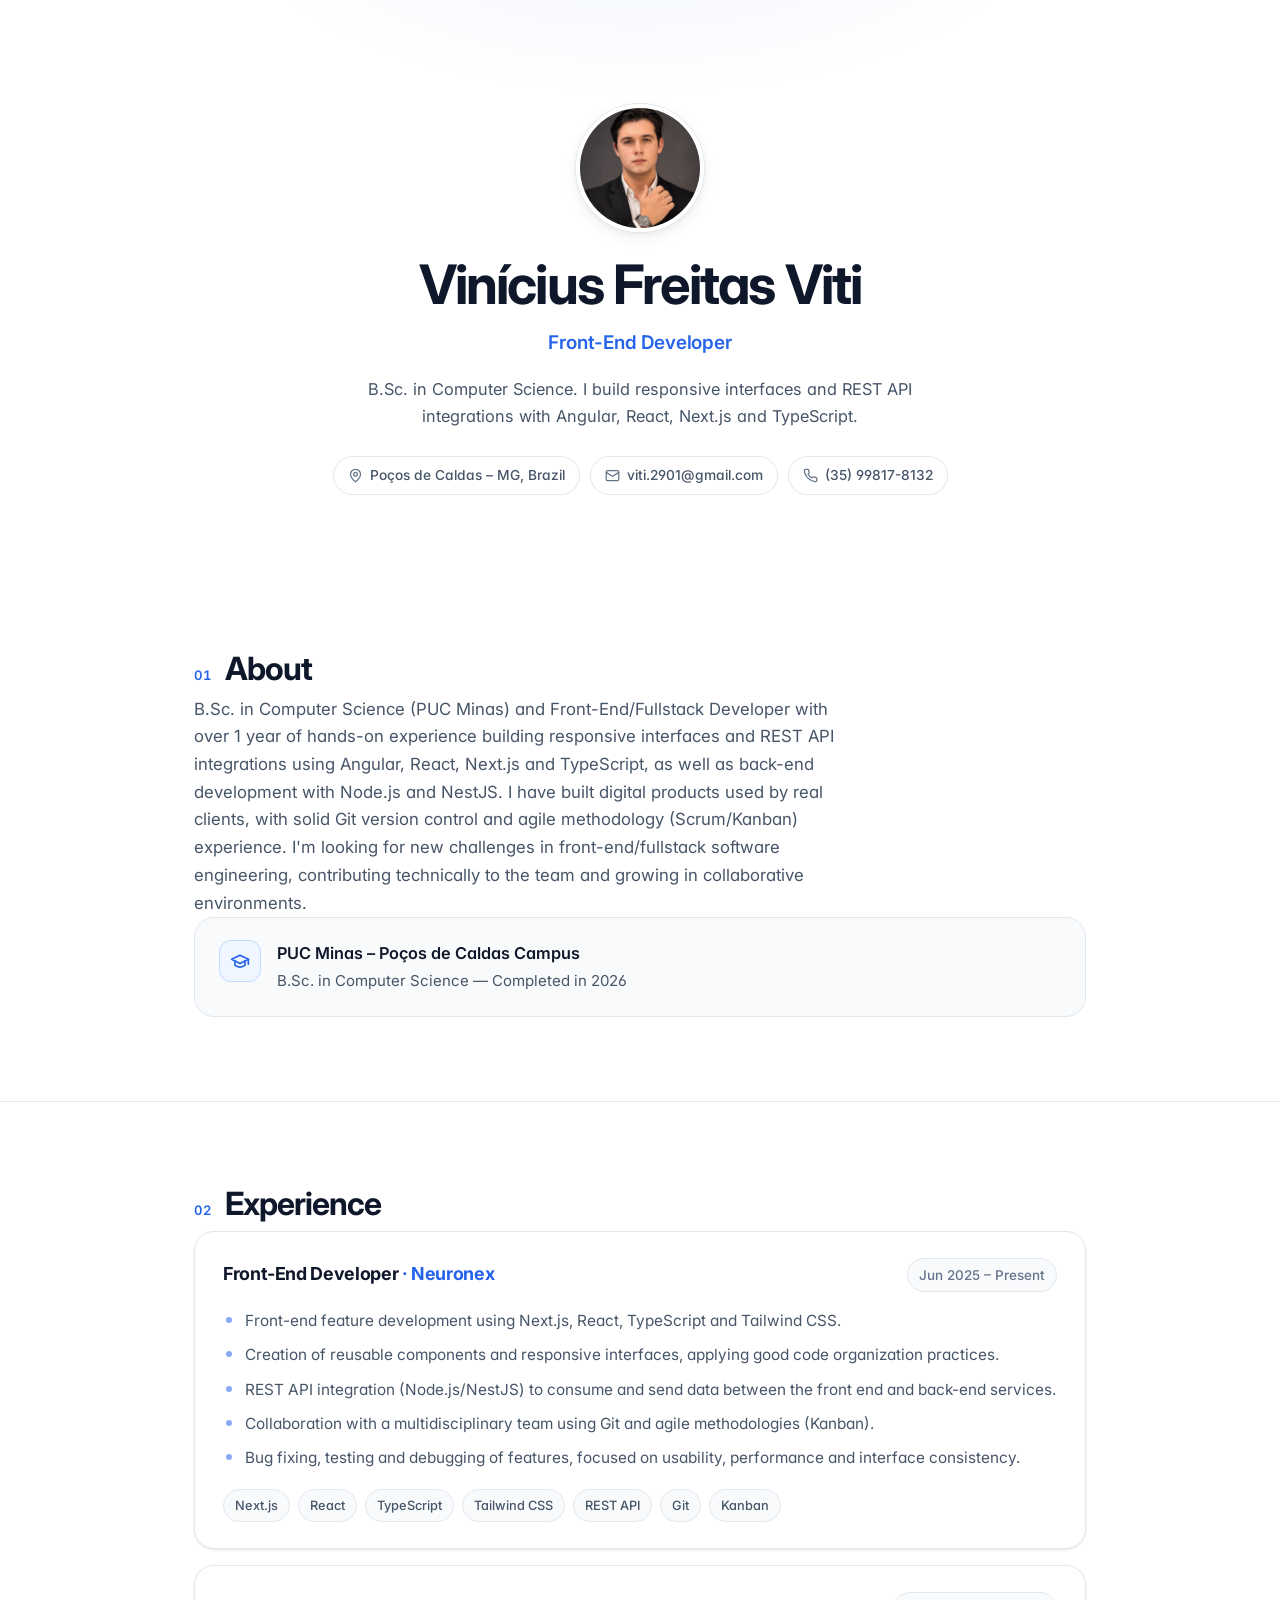
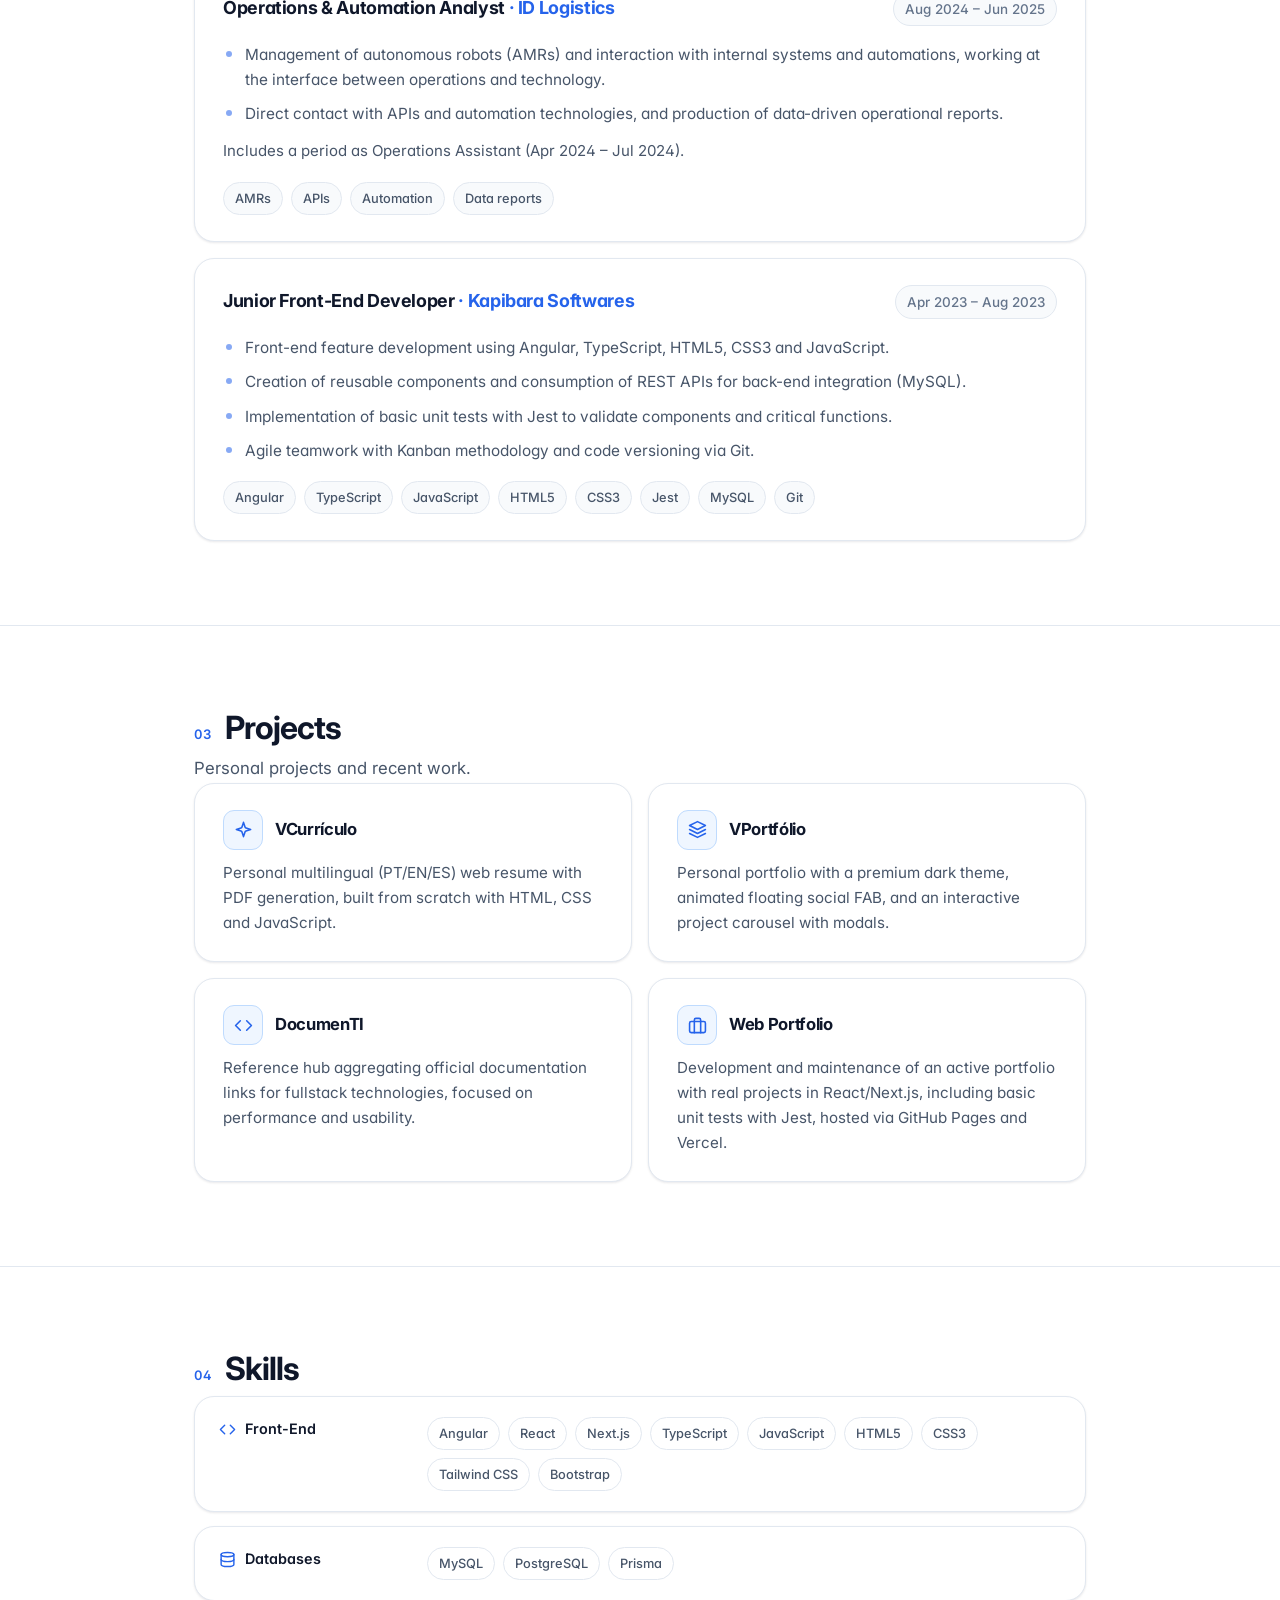
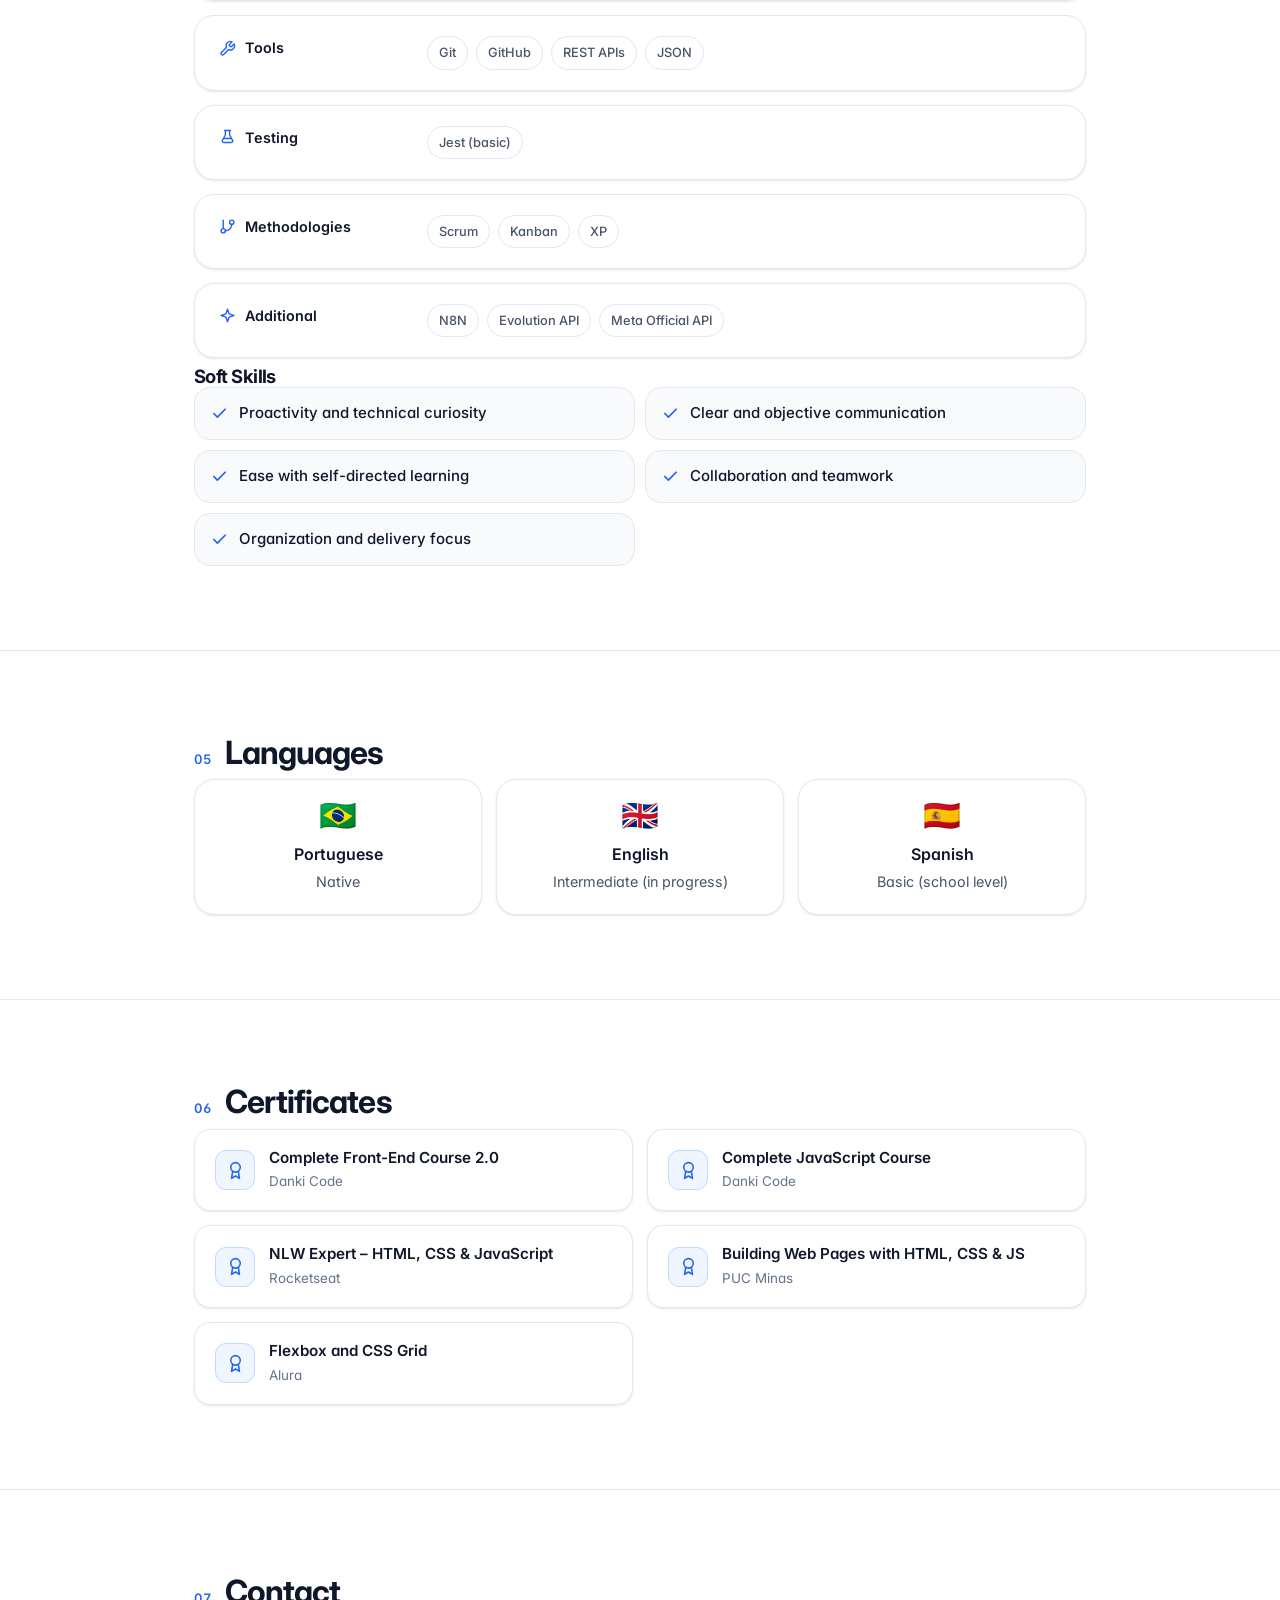
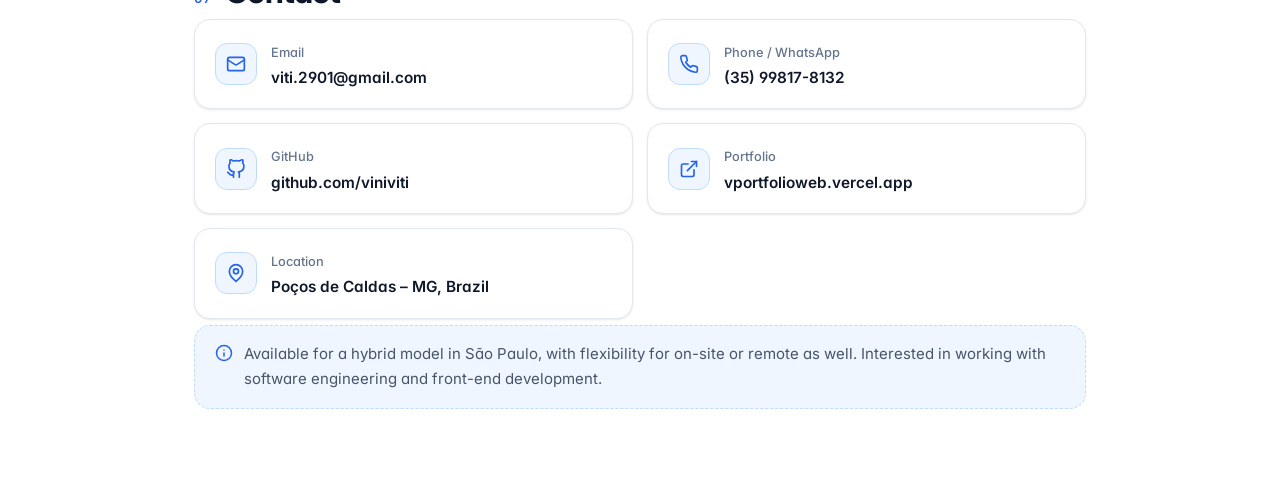
<file: curriculo.html>
<!DOCTYPE html>
<html lang="pt-BR">

<head>
  <meta charset="UTF-8" />
  <meta name="viewport" content="width=device-width, initial-scale=1.0" />
  <meta name="theme-color" content="#ffffff" />

  <title>Vinícius Freitas Viti — Currículo</title>
  <meta name="description"
    content="Currículo de Vinícius Freitas Viti, Desenvolvedor Front-End (Angular, React, Next.js, TypeScript). Bacharel em Ciência da Computação pela PUC Minas." />
  <meta name="author" content="Vinícius Freitas Viti" />
  <link rel="canonical" href="https://vcurriculoweb.vercel.app/" />

  <!-- Open Graph -->
  <meta property="og:type" content="website" />
  <meta property="og:locale" content="pt_BR" />
  <meta property="og:site_name" content="VCurrículo" />
  <meta property="og:title" content="Vinícius Freitas Viti — Desenvolvedor Front-End" />
  <meta property="og:description"
    content="Desenvolvedor Front-End (Angular · React · Next.js · TypeScript). Bacharel em Ciência da Computação — PUC Minas." />
  <meta property="og:url" content="https://vcurriculoweb.vercel.app/" />
  <meta property="og:image" content="https://vcurriculoweb.vercel.app/image/logoG-prt.png" />

  <!-- Twitter -->
  <meta name="twitter:card" content="summary_large_image" />
  <meta name="twitter:title" content="Vinícius Freitas Viti — Desenvolvedor Front-End" />
  <meta name="twitter:description"
    content="Desenvolvedor Front-End (Angular · React · Next.js · TypeScript). Bacharel em Ciência da Computação — PUC Minas." />
  <meta name="twitter:image" content="https://vcurriculoweb.vercel.app/image/logoG-prt.png" />

  <!-- Favicons / manifest -->
  <link rel="shortcut icon" href="./favicon_io/favicon.ico" type="image/x-icon" />
  <link rel="icon" type="image/png" sizes="32x32" href="./favicon_io/favicon-32x32.png" />
  <link rel="icon" type="image/png" sizes="16x16" href="./favicon_io/favicon-16x16.png" />
  <link rel="apple-touch-icon" href="./favicon_io/apple-touch-icon.png" />
  <link rel="manifest" href="./favicon_io/site.webmanifest" />

  <!-- Tipografia Inter -->
  <link rel="preconnect" href="https://fonts.googleapis.com" />
  <link rel="preconnect" href="https://fonts.gstatic.com" crossorigin />
  <link href="https://fonts.googleapis.com/css2?family=Inter:wght@400;500;600;700&display=swap" rel="stylesheet" />

  <link rel="stylesheet" href="style.css" />
  <noscript>
    <style>
      .reveal {
        opacity: 1 !important;
        transform: none !important;
      }
    </style>
  </noscript>
</head>

<body class="doc">
  <a class="skip-link" href="#conteudo" data-i18n="a11y.skip">Pular para o conteúdo</a>

  <!-- ===== Sprite de ícones (Lucide) ===== -->
  <svg width="0" height="0" style="position: absolute" aria-hidden="true">
    <symbol id="i-download" viewBox="0 0 24 24" fill="none" stroke="currentColor" stroke-width="2"
      stroke-linecap="round" stroke-linejoin="round">
      <path d="M21 15v4a2 2 0 0 1-2 2H5a2 2 0 0 1-2-2v-4" />
      <polyline points="7 10 12 15 17 10" />
      <line x1="12" x2="12" y1="15" y2="3" />
    </symbol>
    <symbol id="i-github" viewBox="0 0 24 24" fill="none" stroke="currentColor" stroke-width="2" stroke-linecap="round"
      stroke-linejoin="round">
      <path
        d="M9 19c-5 1.5-5-2.5-7-3m14 6v-3.87a3.37 3.37 0 0 0-.94-2.61c3.14-.35 6.44-1.54 6.44-7A5.44 5.44 0 0 0 20 4.77 5.07 5.07 0 0 0 19.91 1S18.73.65 16 2.48a13.38 13.38 0 0 0-7 0C6.27.65 5.09 1 5.09 1A5.07 5.07 0 0 0 5 4.77a5.44 5.44 0 0 0-1.5 3.78c0 5.42 3.3 6.61 6.44 7A3.37 3.37 0 0 0 9 18.13V22" />
    </symbol>
    <symbol id="i-mail" viewBox="0 0 24 24" fill="none" stroke="currentColor" stroke-width="2" stroke-linecap="round"
      stroke-linejoin="round">
      <rect width="20" height="16" x="2" y="4" rx="2" />
      <path d="m22 7-8.97 5.7a1.94 1.94 0 0 1-2.06 0L2 7" />
    </symbol>
    <symbol id="i-pin" viewBox="0 0 24 24" fill="none" stroke="currentColor" stroke-width="2" stroke-linecap="round"
      stroke-linejoin="round">
      <path d="M20 10c0 6-8 12-8 12s-8-6-8-12a8 8 0 0 1 16 0Z" />
      <circle cx="12" cy="10" r="3" />
    </symbol>
    <symbol id="i-phone" viewBox="0 0 24 24" fill="none" stroke="currentColor" stroke-width="2" stroke-linecap="round"
      stroke-linejoin="round">
      <path
        d="M22 16.92v3a2 2 0 0 1-2.18 2 19.79 19.79 0 0 1-8.63-3.07 19.5 19.5 0 0 1-6-6 19.79 19.79 0 0 1-3.07-8.67A2 2 0 0 1 4.11 2h3a2 2 0 0 1 2 1.72 12.84 12.84 0 0 0 .7 2.81 2 2 0 0 1-.45 2.11L8.09 9.91a16 16 0 0 0 6 6l1.27-1.27a2 2 0 0 1 2.11-.45 12.84 12.84 0 0 0 2.81.7A2 2 0 0 1 22 16.92z" />
    </symbol>
    <symbol id="i-cap" viewBox="0 0 24 24" fill="none" stroke="currentColor" stroke-width="2" stroke-linecap="round"
      stroke-linejoin="round">
      <path d="M22 10v6" />
      <path d="M2 10l10-5 10 5-10 5z" />
      <path d="M6 12v5c3 3 9 3 12 0v-5" />
    </symbol>
    <symbol id="i-layers" viewBox="0 0 24 24" fill="none" stroke="currentColor" stroke-width="2" stroke-linecap="round"
      stroke-linejoin="round">
      <polygon points="12 2 2 7 12 12 22 7 12 2" />
      <polyline points="2 17 12 22 22 17" />
      <polyline points="2 12 12 17 22 12" />
    </symbol>
    <symbol id="i-code" viewBox="0 0 24 24" fill="none" stroke="currentColor" stroke-width="2" stroke-linecap="round"
      stroke-linejoin="round">
      <polyline points="16 18 22 12 16 6" />
      <polyline points="8 6 2 12 8 18" />
    </symbol>
    <symbol id="i-db" viewBox="0 0 24 24" fill="none" stroke="currentColor" stroke-width="2" stroke-linecap="round"
      stroke-linejoin="round">
      <ellipse cx="12" cy="5" rx="9" ry="3" />
      <path d="M3 5v14a9 3 0 0 0 18 0V5" />
      <path d="M3 12a9 3 0 0 0 18 0" />
    </symbol>
    <symbol id="i-wrench" viewBox="0 0 24 24" fill="none" stroke="currentColor" stroke-width="2" stroke-linecap="round"
      stroke-linejoin="round">
      <path
        d="M14.7 6.3a1 1 0 0 0 0 1.4l1.6 1.6a1 1 0 0 0 1.4 0l3.77-3.77a6 6 0 0 1-7.94 7.94l-6.91 6.91a2.12 2.12 0 0 1-3-3l6.91-6.91a6 6 0 0 1 7.94-7.94l-3.76 3.76z" />
    </symbol>
    <symbol id="i-flask" viewBox="0 0 24 24" fill="none" stroke="currentColor" stroke-width="2" stroke-linecap="round"
      stroke-linejoin="round">
      <path d="M9 2v6.5L4.8 16A2 2 0 0 0 6.5 19h11a2 2 0 0 0 1.7-3L15 8.5V2" />
      <path d="M8 2h8" />
      <path d="M7.5 13.5h9" />
    </symbol>
    <symbol id="i-branch" viewBox="0 0 24 24" fill="none" stroke="currentColor" stroke-width="2" stroke-linecap="round"
      stroke-linejoin="round">
      <line x1="6" x2="6" y1="3" y2="15" />
      <circle cx="18" cy="6" r="3" />
      <circle cx="6" cy="18" r="3" />
      <path d="M18 9a9 9 0 0 1-9 9" />
    </symbol>
    <symbol id="i-sparkles" viewBox="0 0 24 24" fill="none" stroke="currentColor" stroke-width="2"
      stroke-linecap="round" stroke-linejoin="round">
      <path
        d="m12 3-1.9 5.8a2 2 0 0 1-1.3 1.3L3 12l5.8 1.9a2 2 0 0 1 1.3 1.3L12 21l1.9-5.8a2 2 0 0 1 1.3-1.3L21 12l-5.8-1.9a2 2 0 0 1-1.3-1.3z" />
    </symbol>
    <symbol id="i-check" viewBox="0 0 24 24" fill="none" stroke="currentColor" stroke-width="2.4" stroke-linecap="round"
      stroke-linejoin="round">
      <polyline points="20 6 9 17 4 12" />
    </symbol>
    <symbol id="i-award" viewBox="0 0 24 24" fill="none" stroke="currentColor" stroke-width="2" stroke-linecap="round"
      stroke-linejoin="round">
      <circle cx="12" cy="8" r="6" />
      <path d="M15.477 12.89 17 22l-5-3-5 3 1.523-9.11" />
    </symbol>
    <symbol id="i-globe" viewBox="0 0 24 24" fill="none" stroke="currentColor" stroke-width="2" stroke-linecap="round"
      stroke-linejoin="round">
      <circle cx="12" cy="12" r="10" />
      <path d="M2 12h20" />
      <path d="M12 2a15.3 15.3 0 0 1 4 10 15.3 15.3 0 0 1-4 10 15.3 15.3 0 0 1-4-10 15.3 15.3 0 0 1 4-10z" />
    </symbol>
    <symbol id="i-external" viewBox="0 0 24 24" fill="none" stroke="currentColor" stroke-width="2"
      stroke-linecap="round" stroke-linejoin="round">
      <path d="M15 3h6v6" />
      <path d="M10 14 21 3" />
      <path d="M18 13v6a2 2 0 0 1-2 2H5a2 2 0 0 1-2-2V8a2 2 0 0 1 2-2h6" />
    </symbol>
    <symbol id="i-menu" viewBox="0 0 24 24" fill="none" stroke="currentColor" stroke-width="2" stroke-linecap="round"
      stroke-linejoin="round">
      <line x1="4" x2="20" y1="6" y2="6" />
      <line x1="4" x2="20" y1="12" y2="12" />
      <line x1="4" x2="20" y1="18" y2="18" />
    </symbol>
    <symbol id="i-info" viewBox="0 0 24 24" fill="none" stroke="currentColor" stroke-width="2" stroke-linecap="round"
      stroke-linejoin="round">
      <circle cx="12" cy="12" r="10" />
      <path d="M12 16v-4" />
      <path d="M12 8h.01" />
    </symbol>
    <symbol id="i-chevron" viewBox="0 0 24 24" fill="none" stroke="currentColor" stroke-width="2" stroke-linecap="round"
      stroke-linejoin="round">
      <path d="m6 9 6 6 6-6" />
    </symbol>
    <symbol id="i-briefcase" viewBox="0 0 24 24" fill="none" stroke="currentColor" stroke-width="2"
      stroke-linecap="round" stroke-linejoin="round">
      <rect width="20" height="14" x="2" y="7" rx="2" />
      <path d="M16 21V5a2 2 0 0 0-2-2h-4a2 2 0 0 0-2 2v16" />
    </symbol>
  </svg>

  <main id="conteudo">
    <!-- ===== Hero ===== -->
    <header class="hero" id="inicio">
      <div class="container">
        <img class="hero__photo" src="./image/fotoLinkedIn.png" alt="Foto de perfil de Vinícius Freitas Viti"
          width="128" height="128" />
        <h1 class="hero__name">Vinícius Freitas Viti</h1>
        <p class="hero__role" data-i18n="hero.role">Desenvolvedor Front-End</p>
        <p class="hero__tagline" data-i18n="hero.tagline">
          Bacharel em Ciência da Computação. Construo interfaces responsivas e
          integração com APIs REST usando Angular, React, Next.js e TypeScript.
        </p>

        <div class="hero__contact">
          <a class="chip" href="https://maps.google.com/?q=Poços+de+Caldas+MG" target="_blank" rel="noopener">
            <svg class="icon" aria-hidden="true">
              <use href="#i-pin" />
            </svg>
            <span data-i18n="hero.location">Poços de Caldas – MG, Brasil</span>
          </a>
          <a class="chip" href="mailto:viti.2901@gmail.com">
            <svg class="icon" aria-hidden="true">
              <use href="#i-mail" />
            </svg>
            viti.2901@gmail.com
          </a>
          <a class="chip" href="https://wa.me/5535998178132" target="_blank" rel="noopener">
            <svg class="icon" aria-hidden="true">
              <use href="#i-phone" />
            </svg>
            (35) 99817-8132
          </a>
        </div>

        </div>
    </header>

    <!-- ===== Sobre ===== -->
    <section class="section" id="sobre" aria-labelledby="sobre-title">
      <div class="container">
        <div class="section__head">
          <span class="section__num">01</span>
          <h2 class="section__title" id="sobre-title" data-i18n="nav.about">Sobre</h2>
        </div>
        <p class="section__lead" data-i18n="about.lead">
          Bacharel em Ciência da Computação (PUC Minas), com experiência prática em
          desenvolvimento front-end utilizando Angular, React, TypeScript e JavaScript.
          Atuei na construção de interfaces responsivas, componentização e integração
          com APIs REST em produtos digitais utilizados por clientes reais. Tenho
          familiaridade com lógica de programação, versionamento em Git e metodologias
          ágeis (Scrum/Kanban), e busco uma posição júnior em engenharia de software
          front-end onde eu possa aplicar e aprofundar esses conhecimentos, contribuir
          com o time de desenvolvimento e evoluir tecnicamente em um ambiente colaborativo.
        </p>

        <div class="edu">
          <span class="edu__icon"><svg class="icon" aria-hidden="true">
              <use href="#i-cap" />
            </svg></span>
          <div>
            <p class="edu__title" data-i18n="about.eduTitle">PUC Minas – Campus Poços de Caldas</p>
            <p class="edu__meta" data-i18n="about.eduMeta">Bacharelado em Ciência da Computação — Concluído em 2026</p>
          </div>
        </div>
      </div>
    </section>

    <!-- ===== Experiência ===== -->
    <section class="section" id="experiencia" aria-labelledby="exp-title">
      <div class="container">
        <div class="section__head">
          <span class="section__num">02</span>
          <h2 class="section__title" id="exp-title" data-i18n="nav.experience">Experiência</h2>
        </div>

        <div class="stack">
          <!-- Neuronex -->
          <article class="card job">
            <div class="job__top">
              <h3 class="job__title">
                <span data-i18n="exp.j1.title">Desenvolvedor Front-End</span>
                <span class="job__company">· Neuronex</span>
              </h3>
              <span class="job__date" data-i18n="exp.j1.date">Jun 2025 – Atualmente</span>
            </div>
            <ul class="job__list">
              <li data-i18n="exp.j1.a">Desenvolvimento de funcionalidades front-end utilizando Next.js, React,
                TypeScript e Tailwind CSS.</li>
              <li data-i18n="exp.j1.b">Criação de componentes reutilizáveis e interfaces responsivas, aplicando boas
                práticas de organização de código.</li>
              <li data-i18n="exp.j1.c">Integração com APIs REST para consumo e envio de dados entre front-end e serviços
                de back-end.</li>
              <li data-i18n="exp.j1.d">Colaboração com equipe multidisciplinar utilizando Git e metodologias ágeis
                (Kanban).</li>
              <li data-i18n="exp.j1.e">Correção de bugs e participação na evolução contínua do produto, com foco em
                usabilidade e consistência da interface.</li>
            </ul>
            <div class="tags">
              <span class="tag">Next.js</span><span class="tag">React</span><span class="tag">TypeScript</span><span
                class="tag">Tailwind CSS</span><span class="tag">REST API</span><span class="tag">Git</span><span
                class="tag">Kanban</span>
            </div>
          </article>

          <!-- ID Logistics -->
          <article class="card job">
            <div class="job__top">
              <h3 class="job__title">
                <span data-i18n="exp.j2.title">Analista Operacional &amp; Automações</span>
                <span class="job__company">· ID Logistics</span>
              </h3>
              <span class="job__date" data-i18n="exp.j2.date">Ago 2024 – Jun 2025</span>
            </div>
            <ul class="job__list">
              <li data-i18n="exp.j2.a">Gestão de robôs autônomos (AMRs) e interação com sistemas internos e automações,
                atuando na interface entre operação e tecnologia.</li>
              <li data-i18n="exp.j2.b">Contato direto com APIs e tecnologias de automação, e produção de relatórios
                operacionais orientados a dados.</li>
            </ul>
            <p class="edu__meta" style="margin-top: 12px" data-i18n="exp.j2.note">Inclui período como Auxiliar
              Operacional (Abr 2024 – Jul 2024).</p>
            <div class="tags">
              <span class="tag">AMRs</span><span class="tag">APIs</span><span class="tag"
                data-i18n="exp.j2.t1">Automação</span><span class="tag" data-i18n="exp.j2.t2">Relatórios de dados</span>
            </div>
          </article>

          <!-- Kapibara -->
          <article class="card job">
            <div class="job__top">
              <h3 class="job__title">
                <span data-i18n="exp.j3.title">Desenvolvedor Front-End Júnior</span>
                <span class="job__company">· Kapibara Softwares</span>
              </h3>
              <span class="job__date" data-i18n="exp.j3.date">Abr 2023 – Ago 2023</span>
            </div>
            <ul class="job__list">
              <li data-i18n="exp.j3.a">Desenvolvimento de funcionalidades front-end utilizando Angular, TypeScript,
                HTML5, CSS3 e JavaScript.</li>
              <li data-i18n="exp.j3.b">Criação de componentes reutilizáveis e consumo de APIs REST para integração com o
                back-end (MySQL).</li>
              <li data-i18n="exp.j3.c">Implementação de testes unitários básicos com Jest para validar componentes e
                funções críticas.</li>
              <li data-i18n="exp.j3.d">Trabalho em equipe ágil com metodologia Kanban e versionamento de código via Git.
              </li>
            </ul>
            <div class="tags">
              <span class="tag">Angular</span><span class="tag">TypeScript</span><span
                class="tag">JavaScript</span><span class="tag">HTML5</span><span class="tag">CSS3</span><span
                class="tag">Jest</span><span class="tag">MySQL</span><span class="tag">Git</span>
            </div>
          </article>
        </div>
      </div>
    </section>

    <!-- ===== Projetos ===== -->
    <section class="section" id="projetos" aria-labelledby="proj-title">
      <div class="container">
        <div class="section__head">
          <span class="section__num">03</span>
          <h2 class="section__title" id="proj-title" data-i18n="nav.projects">Projetos</h2>
        </div>
        <p class="section__lead" data-i18n="proj.lead">Projetos e experiência acadêmica.</p>

        <div class="grid-2">
          <article class="card project">
            <div class="project__head">
              <span class="project__icon"><svg class="icon" aria-hidden="true">
                  <use href="#i-sparkles" />
                </svg></span>
              <h3 class="project__title" data-i18n="proj.p1.title">Fator S Agita | PUC Minas + SEBRAE</h3>
            </div>
            <p class="project__desc" data-i18n="proj.p1.desc">Participação em programa de desenvolvimento de startups,
              com foco em inovação e modelo de negócios.</p>
          </article>

          <article class="card project">
            <div class="project__head">
              <span class="project__icon"><svg class="icon" aria-hidden="true">
                  <use href="#i-layers" />
                </svg></span>
              <h3 class="project__title" data-i18n="proj.p2.title">Visualização BIM com Realidade Misturada</h3>
            </div>
            <p class="project__desc" data-i18n="proj.p2.desc">Projeto de tecnologia imersiva com Unity e APIs BIM.</p>
          </article>

          <article class="card project">
            <div class="project__head">
              <span class="project__icon"><svg class="icon" aria-hidden="true">
                  <use href="#i-code" />
                </svg></span>
              <h3 class="project__title" data-i18n="proj.p3.title">App e Vaso Inteligente para Plantas | PUCTec 2024
              </h3>
            </div>
            <p class="project__desc" data-i18n="proj.p3.desc">Solução IoT com Arduino, apresentada em feira de inovação
              acadêmica.</p>
          </article>

          <article class="card project">
            <div class="project__head">
              <span class="project__icon"><svg class="icon" aria-hidden="true">
                  <use href="#i-briefcase" />
                </svg></span>
              <h3 class="project__title" data-i18n="proj.p4.title">Portfólio Web</h3>
            </div>
            <p class="project__desc" data-i18n="proj.p4.desc">Desenvolvimento e manutenção de portfólio ativo com
              projetos reais em React/Next.js, incluindo testes unitários básicos com Jest, hospedado via GitHub Pages e
              Vercel.</p>
          </article>
        </div>
      </div>
    </section>

    <!-- ===== Skills ===== -->
    <section class="section" id="skills" aria-labelledby="skills-title">
      <div class="container">
        <div class="section__head">
          <span class="section__num">04</span>
          <h2 class="section__title" id="skills-title" data-i18n="nav.skills">Skills</h2>
        </div>

        <div class="skills">
          <div class="skillcat">
            <span class="skillcat__label"><svg class="icon" aria-hidden="true">
                <use href="#i-code" />
              </svg><span data-i18n="skills.frontend">Front-End</span></span>
            <div class="skillcat__tags">
              <span class="tag">Angular</span><span class="tag">React</span><span class="tag">Next.js</span><span
                class="tag">TypeScript</span><span class="tag">JavaScript</span><span class="tag">HTML5</span><span
                class="tag">CSS3</span><span class="tag">Tailwind CSS</span><span class="tag">Bootstrap</span>
            </div>
          </div>
          <div class="skillcat">
            <span class="skillcat__label"><svg class="icon" aria-hidden="true">
                <use href="#i-db" />
              </svg><span data-i18n="skills.database">Banco de Dados</span></span>
            <div class="skillcat__tags">
              <span class="tag">MySQL</span><span class="tag">PostgreSQL</span><span class="tag">Prisma</span>
            </div>
          </div>
          <div class="skillcat">
            <span class="skillcat__label"><svg class="icon" aria-hidden="true">
                <use href="#i-wrench" />
              </svg><span data-i18n="skills.tools">Ferramentas</span></span>
            <div class="skillcat__tags">
              <span class="tag">Git</span><span class="tag">GitHub</span><span class="tag">REST APIs</span><span
                class="tag">JSON</span>
            </div>
          </div>
          <div class="skillcat">
            <span class="skillcat__label"><svg class="icon" aria-hidden="true">
                <use href="#i-flask" />
              </svg><span data-i18n="skills.testing">Testes</span></span>
            <div class="skillcat__tags">
              <span class="tag" data-i18n="skills.jest">Jest (nível básico)</span>
            </div>
          </div>
          <div class="skillcat">
            <span class="skillcat__label"><svg class="icon" aria-hidden="true">
                <use href="#i-branch" />
              </svg><span data-i18n="skills.methods">Metodologias</span></span>
            <div class="skillcat__tags">
              <span class="tag">Scrum</span><span class="tag">Kanban</span><span class="tag">XP</span>
            </div>
          </div>
          <div class="skillcat">
            <span class="skillcat__label"><svg class="icon" aria-hidden="true">
                <use href="#i-sparkles" />
              </svg><span data-i18n="skills.extra">Complementar</span></span>
            <div class="skillcat__tags">
              <span class="tag">N8N</span><span class="tag">Evolution API</span><span class="tag"
                data-i18n="skills.meta">API Oficial da Meta</span>
            </div>
          </div>
        </div>

        <h3 class="section__title" style="font-size: 1.15rem; margin-top: 8px" data-i18n="skills.softTitle">Soft Skills
        </h3>
        <div class="softgrid">
          <div class="soft"><svg class="icon" aria-hidden="true">
              <use href="#i-check" />
            </svg><span data-i18n="soft.s1">Proatividade e curiosidade técnica</span></div>
          <div class="soft"><svg class="icon" aria-hidden="true">
              <use href="#i-check" />
            </svg><span data-i18n="soft.s2">Comunicação clara e objetiva</span></div>
          <div class="soft"><svg class="icon" aria-hidden="true">
              <use href="#i-check" />
            </svg><span data-i18n="soft.s3">Facilidade com aprendizado autônomo</span></div>
          <div class="soft"><svg class="icon" aria-hidden="true">
              <use href="#i-check" />
            </svg><span data-i18n="soft.s4">Colaboração e trabalho em equipe</span></div>
          <div class="soft"><svg class="icon" aria-hidden="true">
              <use href="#i-check" />
            </svg><span data-i18n="soft.s5">Organização e foco em entrega</span></div>
        </div>
      </div>
    </section>

    <!-- ===== Idiomas ===== -->
    <section class="section" id="idiomas" aria-labelledby="idiomas-title">
      <div class="container">
        <div class="section__head">
          <span class="section__num">05</span>
          <h2 class="section__title" id="idiomas-title" data-i18n="nav.languages">Idiomas</h2>
        </div>
        <div class="langs">
          <div class="langcard">
            <div class="langcard__flag">🇧🇷</div>
            <p class="langcard__name" data-i18n="lang.l1.name">Português</p>
            <p class="langcard__level" data-i18n="lang.l1.level">Nativo</p>
          </div>
          <div class="langcard">
            <div class="langcard__flag">🇬🇧</div>
            <p class="langcard__name" data-i18n="lang.l2.name">Inglês</p>
            <p class="langcard__level" data-i18n="lang.l2.level">Intermediário (em progresso)</p>
          </div>
          <div class="langcard">
            <div class="langcard__flag">🇪🇸</div>
            <p class="langcard__name" data-i18n="lang.l3.name">Espanhol</p>
            <p class="langcard__level" data-i18n="lang.l3.level">Básico (nível escolar)</p>
          </div>
        </div>
      </div>
    </section>

    <!-- ===== Certificados ===== -->
    <section class="section" id="certificados" aria-labelledby="cert-title">
      <div class="container">
        <div class="section__head">
          <span class="section__num">06</span>
          <h2 class="section__title" id="cert-title" data-i18n="nav.certificates">Certificados</h2>
        </div>
        <div class="certs">
          <div class="cert">
            <span class="cert__icon"><svg class="icon" aria-hidden="true">
                <use href="#i-award" />
              </svg></span>
            <div>
              <p class="cert__name" data-i18n="cert.c1">Curso Front-End Completo 2.0</p>
              <p class="cert__org">Danki Code</p>
            </div>
          </div>
          <div class="cert">
            <span class="cert__icon"><svg class="icon" aria-hidden="true">
                <use href="#i-award" />
              </svg></span>
            <div>
              <p class="cert__name" data-i18n="cert.c2">Curso JavaScript Completo</p>
              <p class="cert__org">Danki Code</p>
            </div>
          </div>
          <div class="cert">
            <span class="cert__icon"><svg class="icon" aria-hidden="true">
                <use href="#i-award" />
              </svg></span>
            <div>
              <p class="cert__name" data-i18n="cert.c3">NLW Expert – HTML, CSS e JavaScript</p>
              <p class="cert__org">Rocketseat</p>
            </div>
          </div>
          <div class="cert">
            <span class="cert__icon"><svg class="icon" aria-hidden="true">
                <use href="#i-award" />
              </svg></span>
            <div>
              <p class="cert__name" data-i18n="cert.c4">Construção de Páginas Web com HTML, CSS e JS</p>
              <p class="cert__org">PUC Minas</p>
            </div>
          </div>
          <div class="cert">
            <span class="cert__icon"><svg class="icon" aria-hidden="true">
                <use href="#i-award" />
              </svg></span>
            <div>
              <p class="cert__name" data-i18n="cert.c5">Flexbox e CSS Grid</p>
              <p class="cert__org">Alura</p>
            </div>
          </div>
        </div>
      </div>
    </section>

    <!-- ===== Contato ===== -->
    <section class="section" id="contato" aria-labelledby="contato-title">
      <div class="container">
        <div class="section__head">
          <span class="section__num">07</span>
          <h2 class="section__title" id="contato-title" data-i18n="nav.contact">Contato</h2>
        </div>

        <div class="contact">
          <a class="contact__item" href="mailto:viti.2901@gmail.com">
            <span class="contact__icon"><svg class="icon" aria-hidden="true">
                <use href="#i-mail" />
              </svg></span>
            <span>
              <span class="contact__label" data-i18n="contact.emailLabel">E-mail</span><br />
              <span class="contact__value">viti.2901@gmail.com</span>
            </span>
          </a>
          <a class="contact__item" href="https://wa.me/5535998178132" target="_blank" rel="noopener">
            <span class="contact__icon"><svg class="icon" aria-hidden="true">
                <use href="#i-phone" />
              </svg></span>
            <span>
              <span class="contact__label" data-i18n="contact.phoneLabel">Telefone / WhatsApp</span><br />
              <span class="contact__value">(35) 99817-8132</span>
            </span>
          </a>
          <a class="contact__item" href="https://github.com/viniviti" target="_blank" rel="noopener">
            <span class="contact__icon"><svg class="icon" aria-hidden="true">
                <use href="#i-github" />
              </svg></span>
            <span>
              <span class="contact__label">GitHub</span><br />
              <span class="contact__value">github.com/viniviti</span>
            </span>
          </a>
          <a class="contact__item" href="https://vportfolioweb.vercel.app" target="_blank" rel="noopener">
            <span class="contact__icon"><svg class="icon" aria-hidden="true">
                <use href="#i-external" />
              </svg></span>
            <span>
              <span class="contact__label" data-i18n="contact.portfolioLabel">Portfólio</span><br />
              <span class="contact__value">vportfolioweb.vercel.app</span>
            </span>
          </a>
          <div class="contact__item">
            <span class="contact__icon"><svg class="icon" aria-hidden="true">
                <use href="#i-pin" />
              </svg></span>
            <span>
              <span class="contact__label" data-i18n="contact.locationLabel">Localização</span><br />
              <span class="contact__value" data-i18n="contact.locationValue">Poços de Caldas – MG, Brasil</span>
            </span>
          </div>
        </div>

        <div class="contact__note">
          <svg class="icon" aria-hidden="true">
            <use href="#i-info" />
          </svg>
          <span data-i18n="contact.note">Disponibilidade para modelo híbrido em São Paulo, com flexibilidade também para
            presencial ou remoto. Interesse em atuar com engenharia de software e desenvolvimento front-end.</span>
        </div>
      </div>
    </section>
  </main>

  <script src="script.js" defer></script>
</body>

</html>
</file>
<file: style.css>
/* =========================================================
   VCurrículo Premium — Vinícius Freitas Viti
   Design system inspirado em Stripe / Linear / Vercel / Apple
   Paleta clara, tipografia Inter, muito espaço em branco.
   ========================================================= */

/* ----- Tokens ----- */
:root {
  --bg: #ffffff;
  --bg-subtle: #f8fafc;
  --bg-card: #ffffff;
  --text: #0f172a;
  --text-2: #475569;
  --text-3: #64748b;
  --border: #e2e8f0;
  --border-strong: #cbd5e1;
  --brand: #2563eb;
  --brand-hover: #1d4ed8;
  --brand-soft: #eff6ff;
  --brand-border: #bfdbfe;
  --ring: rgba(37, 99, 235, 0.35);

  --font: "Inter", -apple-system, BlinkMacSystemFont, "Segoe UI", Roboto,
    Helvetica, Arial, "Apple Color Emoji", "Segoe UI Emoji", sans-serif;

  --container: 940px;
  --radius: 20px;
  --radius-md: 16px;
  --radius-sm: 12px;
  --radius-pill: 999px;

  --shadow-sm: 0 1px 2px rgba(15, 23, 42, 0.04), 0 1px 3px rgba(15, 23, 42, 0.06);
  --shadow-md: 0 6px 16px rgba(15, 23, 42, 0.06), 0 2px 6px rgba(15, 23, 42, 0.05);
  --shadow-lg: 0 18px 40px rgba(15, 23, 42, 0.12);

  --nav-h: 66px;
  --ease: cubic-bezier(0.16, 1, 0.3, 1);
}

/* ----- Reset ----- */
*,
*::before,
*::after {
  box-sizing: border-box;
}

html {
  scroll-behavior: smooth;
}

body {
  margin: 0;
  font-family: var(--font);
  color: var(--text);
  background: var(--bg);
  line-height: 1.65;
  -webkit-font-smoothing: antialiased;
  text-rendering: optimizeLegibility;
  font-feature-settings: "cv02", "cv03", "cv04", "cv11";
}

h1,
h2,
h3 {
  margin: 0;
  line-height: 1.15;
  letter-spacing: -0.02em;
  font-weight: 700;
}

p {
  margin: 0;
}

a {
  color: var(--brand);
  text-decoration: none;
  transition: color 0.15s ease;
}

a:hover {
  color: var(--brand-hover);
}

img {
  max-width: 100%;
  display: block;
}

/* Base de ícones (SVG sprite) */
.icon {
  width: 18px;
  height: 18px;
  flex: none;
  display: inline-block;
  vertical-align: middle;
}

ul {
  margin: 0;
  padding: 0;
  list-style: none;
}

/* Foco visível e acessível */
:focus-visible {
  outline: 2px solid var(--brand);
  outline-offset: 3px;
  border-radius: 6px;
}

/* Skip link */
.skip-link {
  position: absolute;
  left: 16px;
  top: -60px;
  z-index: 1000;
  background: var(--brand);
  color: #fff;
  padding: 10px 16px;
  border-radius: 10px;
  font-weight: 600;
  transition: top 0.2s ease;
}
.skip-link:focus {
  top: 12px;
  color: #fff;
}

/* ----- Layout ----- */
.container {
  width: 100%;
  max-width: var(--container);
  margin-inline: auto;
  padding-inline: 24px;
}

/* =========================================================
   Navbar
   ========================================================= */
.nav {
  position: sticky;
  top: 0;
  z-index: 100;
  height: var(--nav-h);
  background: rgba(255, 255, 255, 0.72);
  backdrop-filter: saturate(180%) blur(14px);
  -webkit-backdrop-filter: saturate(180%) blur(14px);
  border-bottom: 1px solid transparent;
  transition: border-color 0.25s ease, box-shadow 0.25s ease,
    background 0.25s ease;
}
.nav.is-scrolled {
  border-bottom-color: var(--border);
  box-shadow: 0 1px 0 rgba(15, 23, 42, 0.02);
}
.nav__inner {
  height: 100%;
  display: flex;
  align-items: center;
  justify-content: space-between;
  gap: 16px;
}
.nav__brand {
  display: inline-flex;
  align-items: center;
  gap: 10px;
  flex: none;
}
.nav__logo {
  height: 44px;
  width: auto;
  max-width: none;
  object-fit: contain;
  display: block;
  transition: opacity 0.15s ease;
}
.nav__brand:hover .nav__logo {
  opacity: 0.75;
}

.nav__links {
  display: flex;
  align-items: center;
  gap: 2px;
}
.nav__links a {
  color: var(--text-2);
  font-size: 0.9rem;
  font-weight: 500;
  padding: 8px 12px;
  border-radius: var(--radius-pill);
  transition: color 0.15s ease, background 0.15s ease;
}
.nav__links a:hover {
  color: var(--text);
  background: var(--bg-subtle);
}
.nav__links a.is-active {
  color: var(--brand);
  background: var(--brand-soft);
}

.nav__actions {
  display: flex;
  align-items: center;
  gap: 10px;
}

/* Language dropdown */
.lang {
  position: relative;
}
.lang__btn {
  display: inline-flex;
  align-items: center;
  gap: 7px;
}
.lang__menu {
  position: absolute;
  right: 0;
  top: calc(100% + 8px);
  min-width: 170px;
  background: #fff;
  border: 1px solid var(--border);
  border-radius: 14px;
  box-shadow: var(--shadow-lg);
  padding: 6px;
  opacity: 0;
  visibility: hidden;
  transform: translateY(-6px) scale(0.98);
  transform-origin: top right;
  transition: opacity 0.18s var(--ease), transform 0.18s var(--ease),
    visibility 0.18s;
}
.lang[data-open="true"] .lang__menu {
  opacity: 1;
  visibility: visible;
  transform: translateY(0) scale(1);
}
.lang__menu li {
  display: flex;
  align-items: center;
  gap: 10px;
  padding: 9px 11px;
  border-radius: 9px;
  font-size: 0.9rem;
  font-weight: 500;
  color: var(--text-2);
  cursor: pointer;
  transition: background 0.12s ease, color 0.12s ease;
}
.lang__menu li:hover {
  background: var(--bg-subtle);
  color: var(--text);
}
.lang__menu li[aria-selected="true"] {
  color: var(--brand);
  background: var(--brand-soft);
}
.lang__flag {
  font-size: 1.05rem;
  line-height: 1;
}

/* =========================================================
   Botões
   ========================================================= */
.btn {
  --btn-bg: #fff;
  --btn-color: var(--text);
  --btn-border: var(--border);
  display: inline-flex;
  align-items: center;
  justify-content: center;
  gap: 8px;
  font-family: inherit;
  font-size: 0.9rem;
  font-weight: 600;
  line-height: 1;
  padding: 10px 16px;
  border-radius: var(--radius-pill);
  border: 1px solid var(--btn-border);
  background: var(--btn-bg);
  color: var(--btn-color);
  cursor: pointer;
  white-space: nowrap;
  transition: transform 0.15s var(--ease), box-shadow 0.15s ease,
    background 0.15s ease, border-color 0.15s ease, color 0.15s ease;
}
.btn:hover {
  transform: translateY(-1px);
}
.btn:active {
  transform: translateY(0);
}
.btn .icon {
  width: 17px;
  height: 17px;
}
.btn--primary {
  --btn-bg: var(--brand);
  --btn-color: #fff;
  --btn-border: var(--brand);
  box-shadow: 0 1px 2px rgba(37, 99, 235, 0.35), 0 6px 16px rgba(37, 99, 235, 0.22);
}
.btn--primary:hover {
  --btn-bg: var(--brand-hover);
  --btn-border: var(--brand-hover);
  color: #fff;
}
.btn--ghost {
  --btn-bg: transparent;
  --btn-border: transparent;
  color: var(--text-2);
  padding: 9px 12px;
}
.btn--ghost:hover {
  --btn-bg: var(--bg-subtle);
  color: var(--text);
}
.btn--outline:hover {
  --btn-border: var(--border-strong);
  background: var(--bg-subtle);
}
.btn--icon {
  padding: 10px;
  width: 42px;
  height: 42px;
}

/* Hamburger */
.nav__toggle {
  display: none;
  background: transparent;
  border: 1px solid var(--border);
  border-radius: 10px;
  width: 40px;
  height: 40px;
  align-items: center;
  justify-content: center;
  cursor: pointer;
  color: var(--text);
}
.nav__toggle:hover {
  background: var(--bg-subtle);
}

/* =========================================================
   Hero
   ========================================================= */
.hero {
  position: relative;
  text-align: center;
  padding: clamp(56px, 9vw, 104px) 0 clamp(40px, 6vw, 72px);
  overflow: hidden;
}
/* brilho suave de fundo, bem discreto */
.hero::before {
  content: "";
  position: absolute;
  inset: -20% 0 auto 0;
  height: 460px;
  background: radial-gradient(
      620px 300px at 50% 0%,
      rgba(37, 99, 235, 0.08),
      transparent 70%
    );
  pointer-events: none;
  z-index: -1;
}
.hero__photo {
  width: 128px;
  height: 128px;
  border-radius: 50%;
  object-fit: cover;
  margin: 0 auto 24px;
  border: 4px solid #fff;
  box-shadow: 0 0 0 1px var(--border), var(--shadow-md);
}
.hero__name {
  font-size: clamp(2.2rem, 6vw, 3.4rem);
  letter-spacing: -0.035em;
  line-height: 1.05;
}
.hero__role {
  margin-top: 14px;
  font-size: clamp(1rem, 2.4vw, 1.18rem);
  font-weight: 600;
  color: var(--brand);
  letter-spacing: -0.01em;
}
.hero__tagline {
  margin: 18px auto 0;
  max-width: 580px;
  color: var(--text-2);
  font-size: 1.02rem;
}
.hero__contact {
  margin-top: 26px;
  display: flex;
  flex-wrap: wrap;
  justify-content: center;
  gap: 10px;
}
.chip {
  display: inline-flex;
  align-items: center;
  gap: 7px;
  padding: 7px 14px;
  border: 1px solid var(--border);
  border-radius: var(--radius-pill);
  background: #fff;
  color: var(--text-2);
  font-size: 0.86rem;
  font-weight: 500;
  transition: border-color 0.15s ease, color 0.15s ease, background 0.15s ease;
}
.chip .icon {
  width: 15px;
  height: 15px;
  color: var(--text-3);
}
a.chip:hover {
  border-color: var(--brand-border);
  color: var(--brand);
  background: var(--brand-soft);
}
a.chip:hover .icon {
  color: var(--brand);
}
.hero__cta {
  margin-top: 28px;
  display: flex;
  flex-wrap: wrap;
  justify-content: center;
  gap: 12px;
}

/* =========================================================
   Seções
   ========================================================= */
.section {
  padding: clamp(48px, 7vw, 84px) 0;
  border-top: 1px solid var(--border);
}
.section:first-of-type {
  border-top: none;
}
.section > * + * {
  margin-top: 28px;
}
:where(section[id]) {
  scroll-margin-top: calc(var(--nav-h) + 18px);
}
.section__head {
  display: flex;
  align-items: baseline;
  gap: 14px;
  margin-bottom: 8px;
}
.section__num {
  font-size: 0.82rem;
  font-weight: 600;
  color: var(--brand);
  font-variant-numeric: tabular-nums;
  letter-spacing: 0.04em;
}
.section__title {
  font-size: clamp(1.5rem, 3.4vw, 2rem);
  letter-spacing: -0.03em;
}
.section__lead {
  max-width: 660px;
  color: var(--text-2);
  font-size: 1.05rem;
}

/* Formação — linha compacta */
.edu {
  display: flex;
  align-items: flex-start;
  gap: 16px;
  padding: 22px 24px;
  background: var(--bg-subtle);
  border: 1px solid var(--border);
  border-radius: var(--radius);
}
.edu__icon {
  flex: none;
  display: grid;
  place-items: center;
  width: 42px;
  height: 42px;
  border-radius: 12px;
  background: var(--brand-soft);
  color: var(--brand);
  border: 1px solid var(--brand-border);
}
.edu__icon .icon {
  width: 20px;
  height: 20px;
}
.edu__title {
  font-size: 1.02rem;
  font-weight: 600;
}
.edu__meta {
  color: var(--text-2);
  font-size: 0.94rem;
  margin-top: 2px;
}

/* =========================================================
   Cards de experiência
   ========================================================= */
.stack {
  display: grid;
  gap: 16px;
}
.card {
  background: var(--bg-card);
  border: 1px solid var(--border);
  border-radius: var(--radius);
  padding: 26px 28px;
  box-shadow: var(--shadow-sm);
  transition: transform 0.2s var(--ease), box-shadow 0.2s ease,
    border-color 0.2s ease;
}
.card:hover {
  transform: translateY(-3px);
  box-shadow: var(--shadow-md);
  border-color: var(--border-strong);
}
.job__top {
  display: flex;
  flex-wrap: wrap;
  align-items: baseline;
  justify-content: space-between;
  gap: 6px 16px;
}
.job__title {
  font-size: 1.12rem;
  font-weight: 700;
  letter-spacing: -0.02em;
}
.job__company {
  color: var(--brand);
}
.job__date {
  flex: none;
  font-size: 0.84rem;
  font-weight: 500;
  color: var(--text-3);
  background: var(--bg-subtle);
  border: 1px solid var(--border);
  padding: 5px 11px;
  border-radius: var(--radius-pill);
  white-space: nowrap;
}
.job__list {
  margin-top: 16px;
  display: grid;
  gap: 9px;
}
.job__list li {
  position: relative;
  padding-left: 22px;
  color: var(--text-2);
  font-size: 0.96rem;
}
.job__list li::before {
  content: "";
  position: absolute;
  left: 3px;
  top: 9px;
  width: 6px;
  height: 6px;
  border-radius: 50%;
  background: var(--brand);
  opacity: 0.55;
}
.tags {
  display: flex;
  flex-wrap: wrap;
  gap: 8px;
  margin-top: 18px;
}
.tag {
  font-size: 0.8rem;
  font-weight: 500;
  color: var(--text-2);
  background: var(--bg-subtle);
  border: 1px solid var(--border);
  padding: 5px 11px;
  border-radius: var(--radius-pill);
  transition: border-color 0.15s ease, color 0.15s ease, background 0.15s ease;
}
.card:hover .tag {
  border-color: var(--border-strong);
}

/* =========================================================
   Projetos
   ========================================================= */
.grid-2 {
  display: grid;
  grid-template-columns: repeat(2, 1fr);
  gap: 16px;
}
.project {
  display: flex;
  flex-direction: column;
  gap: 10px;
}
.project__head {
  display: flex;
  align-items: center;
  gap: 12px;
}
.project__icon {
  flex: none;
  display: grid;
  place-items: center;
  width: 40px;
  height: 40px;
  border-radius: 11px;
  background: var(--brand-soft);
  color: var(--brand);
  border: 1px solid var(--brand-border);
}
.project__icon .icon {
  width: 19px;
  height: 19px;
}
.project__title {
  font-size: 1.04rem;
  font-weight: 700;
  letter-spacing: -0.02em;
}
.project__desc {
  color: var(--text-2);
  font-size: 0.95rem;
}

/* =========================================================
   Skills (categorizadas)
   ========================================================= */
.skills {
  display: grid;
  gap: 14px;
}
.skillcat {
  display: grid;
  grid-template-columns: 190px 1fr;
  gap: 18px;
  align-items: start;
  padding: 20px 24px;
  border: 1px solid var(--border);
  border-radius: var(--radius);
  background: var(--bg-card);
  box-shadow: var(--shadow-sm);
}
.skillcat__label {
  font-size: 0.9rem;
  font-weight: 600;
  color: var(--text);
  display: flex;
  align-items: center;
  gap: 9px;
}
.skillcat__label .icon {
  width: 17px;
  height: 17px;
  color: var(--brand);
}
.skillcat__tags {
  display: flex;
  flex-wrap: wrap;
  gap: 8px;
}
.skillcat__tags .tag {
  background: #fff;
}
.skillcat__tags .tag:hover {
  border-color: var(--brand-border);
  color: var(--brand);
  background: var(--brand-soft);
}

/* Soft skills */
.softgrid {
  display: grid;
  grid-template-columns: repeat(2, 1fr);
  gap: 10px;
}
.soft {
  display: flex;
  align-items: center;
  gap: 11px;
  padding: 13px 16px;
  border: 1px solid var(--border);
  border-radius: var(--radius-md);
  background: var(--bg-subtle);
  font-size: 0.94rem;
  font-weight: 500;
  color: var(--text);
}
.soft .icon {
  width: 17px;
  height: 17px;
  color: var(--brand);
  flex: none;
}

/* =========================================================
   Idiomas
   ========================================================= */
.langs {
  display: grid;
  grid-template-columns: repeat(3, 1fr);
  gap: 14px;
}
.langcard {
  padding: 20px 22px;
  border: 1px solid var(--border);
  border-radius: var(--radius);
  background: var(--bg-card);
  box-shadow: var(--shadow-sm);
  text-align: center;
}
.langcard__flag {
  font-size: 1.9rem;
  line-height: 1;
}
.langcard__name {
  margin-top: 10px;
  font-weight: 600;
}
.langcard__level {
  color: var(--text-2);
  font-size: 0.9rem;
  margin-top: 3px;
}

/* =========================================================
   Certificados
   ========================================================= */
.certs {
  display: grid;
  grid-template-columns: repeat(2, 1fr);
  gap: 14px;
}
.cert {
  display: flex;
  align-items: center;
  gap: 14px;
  padding: 18px 20px;
  border: 1px solid var(--border);
  border-radius: var(--radius-md);
  background: var(--bg-card);
  box-shadow: var(--shadow-sm);
  transition: transform 0.18s var(--ease), box-shadow 0.18s ease,
    border-color 0.18s ease;
}
.cert:hover {
  transform: translateY(-2px);
  box-shadow: var(--shadow-md);
  border-color: var(--border-strong);
}
.cert__icon {
  flex: none;
  display: grid;
  place-items: center;
  width: 40px;
  height: 40px;
  border-radius: 11px;
  background: var(--brand-soft);
  color: var(--brand);
  border: 1px solid var(--brand-border);
}
.cert__icon .icon {
  width: 19px;
  height: 19px;
}
.cert__name {
  font-weight: 600;
  font-size: 0.95rem;
  line-height: 1.35;
}
.cert__org {
  color: var(--text-3);
  font-size: 0.84rem;
  margin-top: 2px;
}

/* =========================================================
   Contato
   ========================================================= */
.contact {
  display: grid;
  grid-template-columns: repeat(2, 1fr);
  gap: 14px;
}
.contact__item {
  display: flex;
  align-items: center;
  gap: 14px;
  padding: 18px 20px;
  border: 1px solid var(--border);
  border-radius: var(--radius-md);
  background: var(--bg-card);
  box-shadow: var(--shadow-sm);
  transition: border-color 0.18s ease, transform 0.18s var(--ease),
    box-shadow 0.18s ease;
}
a.contact__item:hover {
  transform: translateY(-2px);
  border-color: var(--brand-border);
  box-shadow: var(--shadow-md);
}
.contact__icon {
  flex: none;
  display: grid;
  place-items: center;
  width: 42px;
  height: 42px;
  border-radius: 12px;
  background: var(--brand-soft);
  color: var(--brand);
  border: 1px solid var(--brand-border);
}
.contact__icon .icon {
  width: 20px;
  height: 20px;
}
.contact__label {
  font-size: 0.8rem;
  color: var(--text-3);
  font-weight: 500;
}
.contact__value {
  font-weight: 600;
  color: var(--text);
  font-size: 0.96rem;
  word-break: break-word;
}
.contact__note {
  margin-top: 6px;
  display: flex;
  align-items: flex-start;
  gap: 11px;
  padding: 16px 20px;
  border: 1px dashed var(--brand-border);
  border-radius: var(--radius-md);
  background: var(--brand-soft);
  color: var(--text-2);
  font-size: 0.94rem;
}
.contact__note .icon {
  width: 18px;
  height: 18px;
  color: var(--brand);
  flex: none;
  margin-top: 2px;
}

/* =========================================================
   Footer
   ========================================================= */
.footer {
  border-top: 1px solid var(--border);
  padding: 40px 0 56px;
  text-align: center;
}
.footer__logo {
  height: 34px;
  width: auto;
  margin: 0 auto 14px;
  opacity: 0.9;
}
.footer__text {
  color: var(--text-3);
  font-size: 0.86rem;
}
.footer__text a {
  font-weight: 500;
}

/* =========================================================
   Animações de entrada (discretas)
   ========================================================= */
.reveal {
  opacity: 0;
  transform: translateY(16px);
  transition: opacity 0.6s var(--ease), transform 0.6s var(--ease);
  will-change: opacity, transform;
}
.reveal.is-visible {
  opacity: 1;
  transform: none;
}

@media (prefers-reduced-motion: reduce) {
  html {
    scroll-behavior: auto;
  }
  .reveal {
    opacity: 1;
    transform: none;
    transition: none;
  }
  .btn:hover,
  .card:hover,
  .cert:hover,
  a.contact__item:hover {
    transform: none;
  }
}

/* =========================================================
   Responsivo
   ========================================================= */
@media (max-width: 900px) {
  .skillcat {
    grid-template-columns: 1fr;
    gap: 12px;
  }
}

@media (max-width: 768px) {
  .nav__links {
    position: fixed;
    inset: var(--nav-h) 0 auto 0;
    flex-direction: column;
    align-items: stretch;
    gap: 4px;
    background: rgba(255, 255, 255, 0.96);
    backdrop-filter: blur(14px);
    -webkit-backdrop-filter: blur(14px);
    border-bottom: 1px solid var(--border);
    padding: 12px 20px 18px;
    box-shadow: var(--shadow-lg);
    transform: translateY(-12px);
    opacity: 0;
    visibility: hidden;
    transition: opacity 0.22s var(--ease), transform 0.22s var(--ease),
      visibility 0.22s;
  }
  .nav[data-menu="open"] .nav__links {
    transform: translateY(0);
    opacity: 1;
    visibility: visible;
  }
  .nav__links a {
    padding: 12px 14px;
    font-size: 0.98rem;
  }
  .nav__toggle {
    display: inline-flex;
  }
  .nav__label-desktop {
    display: none;
  }
  .grid-2,
  .certs,
  .contact,
  .softgrid {
    grid-template-columns: 1fr;
  }
  .langs {
    grid-template-columns: 1fr;
  }
  .job__date {
    order: 3;
  }
}

@media (max-width: 480px) {
  .container {
    padding-inline: 18px;
  }
  .hero__cta {
    flex-direction: column;
    align-items: stretch;
  }
  .hero__cta .btn {
    width: 100%;
  }
  .card {
    padding: 22px 20px;
  }
}

/* =========================================================
   Impressão — versão limpa para papel
   ========================================================= */
@media print {
  @page {
    size: A4;
    margin: 12mm;
  }
  *,
  *::before,
  *::after {
    -webkit-print-color-adjust: exact !important;
    print-color-adjust: exact !important;
  }
  :root {
    --brand: #1d4ed8;
  }
  html {
    scroll-behavior: auto;
  }
  body {
    background: #fff;
  }
  .nav,
  .hero__cta,
  .skip-link,
  .footer {
    display: none !important;
  }
  .container {
    max-width: none !important;
    padding-inline: 0 !important;
  }
  /* impede que as animacoes deixem conteudo invisivel na impressao */
  .reveal {
    opacity: 1 !important;
    transform: none !important;
  }
  main {
    display: block;
  }
  .hero {
    padding: 0 0 10px;
    text-align: center;
  }
  .hero::before {
    display: none;
  }
  .hero__photo {
    width: 82px;
    height: 82px;
    box-shadow: none;
    border: 1px solid var(--border);
    margin: 0 auto 10px;
  }
  .hero__name {
    font-size: 21pt;
  }
  .hero__role {
    font-size: 12pt;
    margin-top: 5px;
  }
  .hero__tagline {
    font-size: 10pt;
    margin-top: 7px;
    max-width: 150mm;
  }
  .hero__contact {
    margin-top: 10px;
    gap: 6px;
  }
  .chip {
    font-size: 9pt;
    padding: 3px 9px;
  }
  .section {
    padding: 11px 0;
    break-inside: auto;
  }
  .section:first-of-type {
    border-top: none;
  }
  .section > * + * {
    margin-top: 13px;
  }
  .section__title {
    font-size: 14pt;
  }
  .section__lead {
    font-size: 10pt;
    max-width: none;
  }
  .job__title {
    font-size: 11pt;
  }
  .job__list li,
  .project__desc,
  .soft,
  .cert__name,
  .contact__value,
  .edu__title,
  .edu__meta,
  .langcard__name {
    font-size: 9.5pt;
  }
  .card,
  .cert,
  .skillcat,
  .langcard,
  .contact__item,
  .edu,
  .project,
  .soft {
    box-shadow: none !important;
    break-inside: avoid;
  }
  /* colunas fixas na impressao (sobrepoe os breakpoints responsivos) */
  .grid-2,
  .certs,
  .contact,
  .softgrid {
    grid-template-columns: 1fr 1fr !important;
    gap: 10px;
  }
  .langs {
    grid-template-columns: 1fr 1fr 1fr !important;
  }
  .skillcat {
    grid-template-columns: 150px 1fr !important;
    padding: 14px 18px;
  }
  a {
    color: var(--text);
  }
}
</file>
